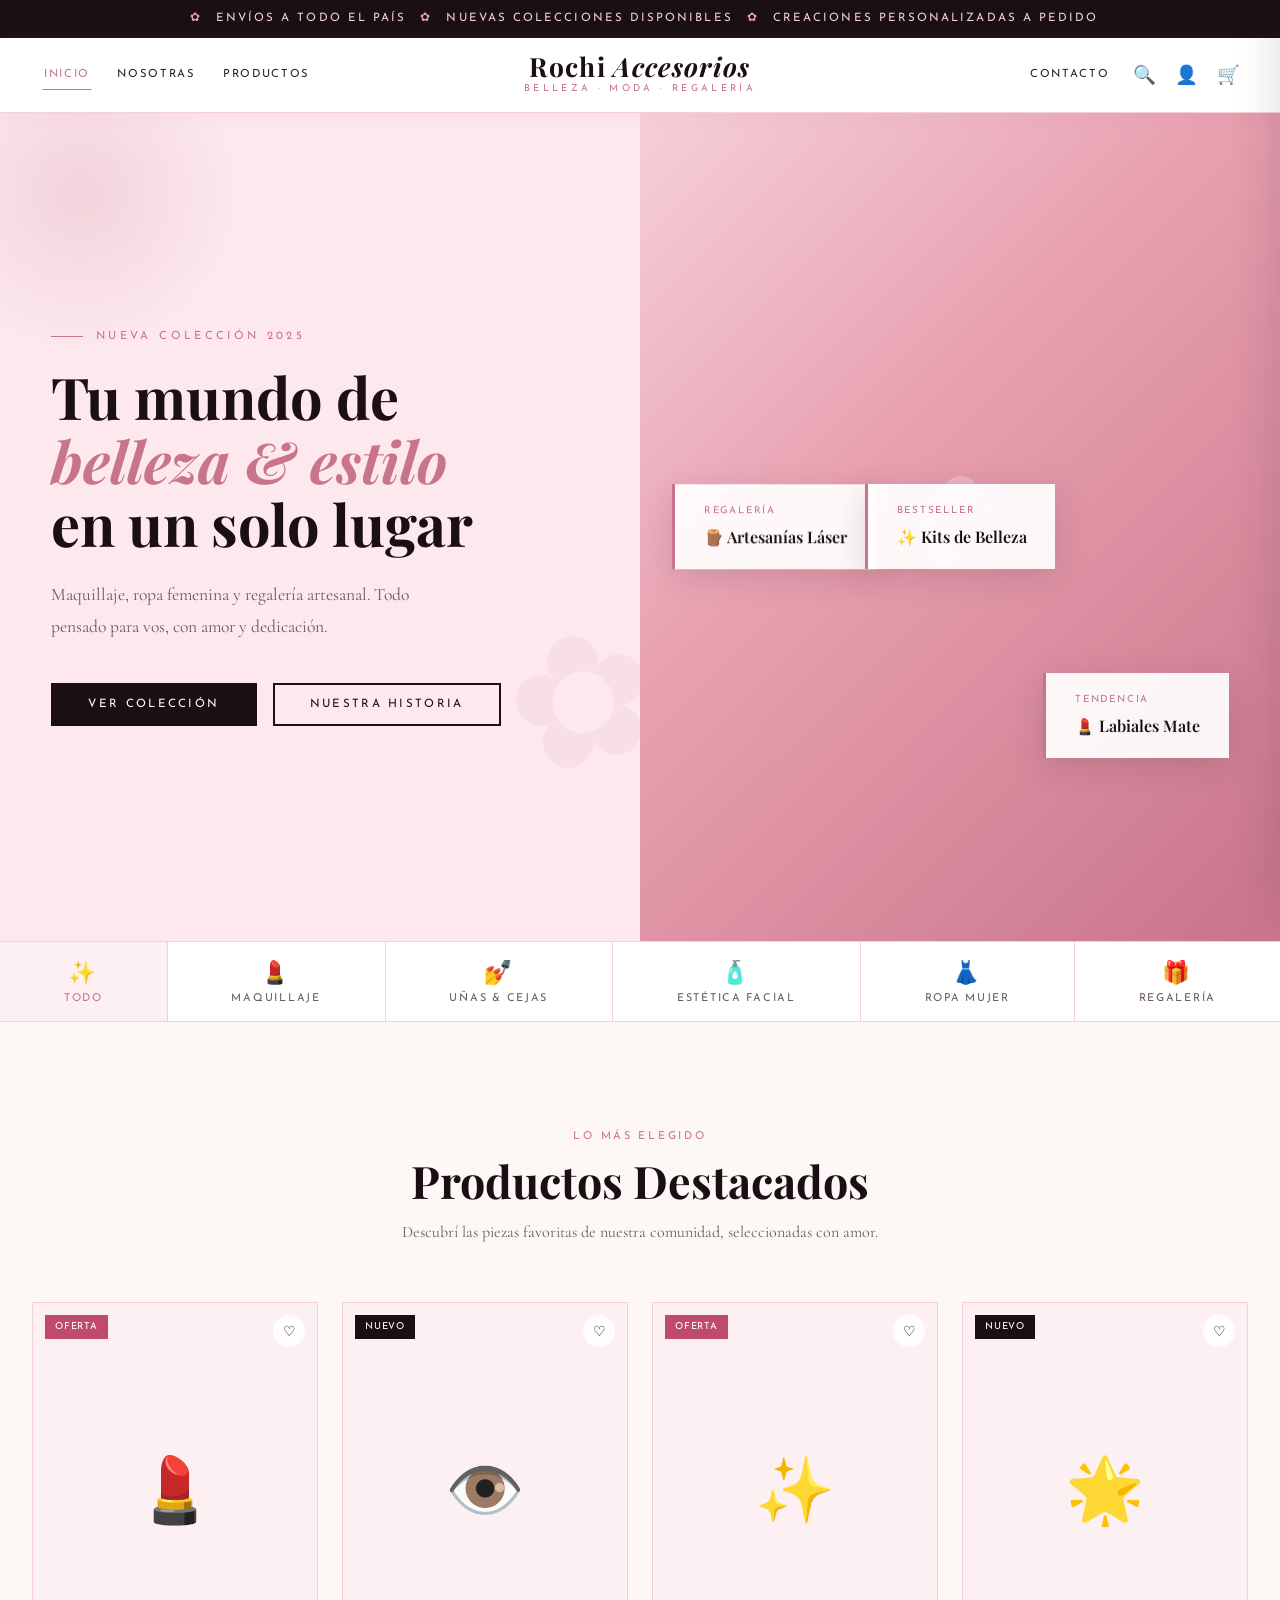
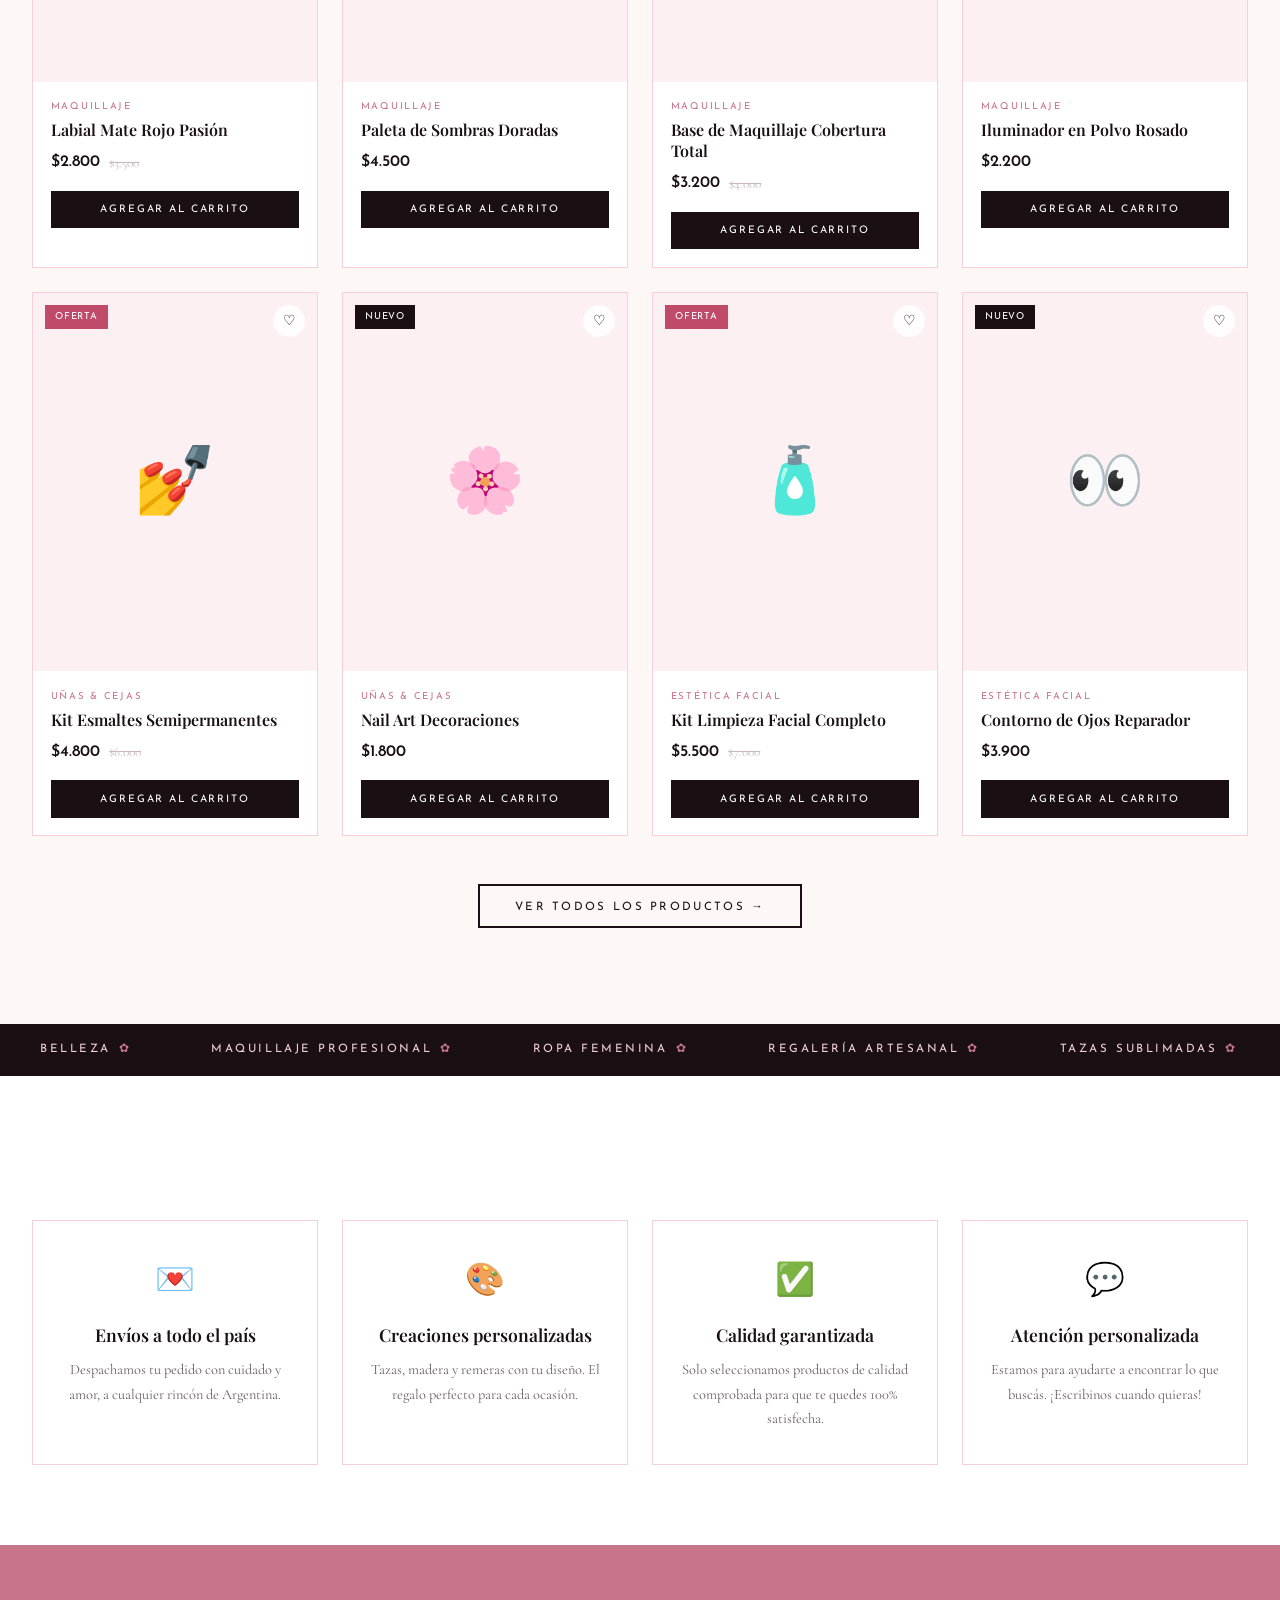
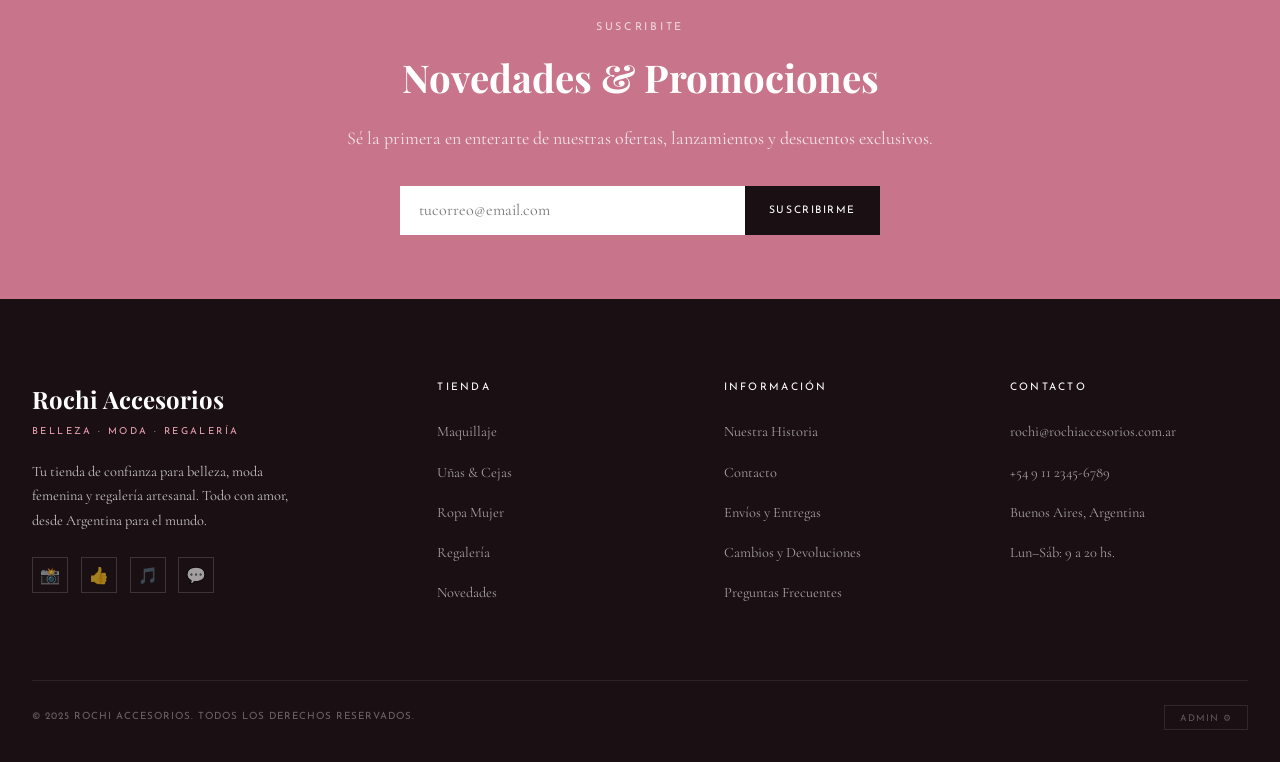
<file: rochi-accesorios.html>
<!DOCTYPE html>
<html lang="es">
<head>
<meta charset="UTF-8">
<meta name="viewport" content="width=device-width, initial-scale=1.0">
<meta name="description" content="Rochi Accesorios – Tu destino de belleza, moda y regalería. Maquillaje, labiales, ropa femenina, tazas sublimadas, creaciones en madera y más.">
<meta name="keywords" content="maquillaje, labiales, belleza, ropa mujer, regalería, tazas sublimadas, madera láser, accesorios">
<meta property="og:title" content="Rochi Accesorios – Belleza, Moda & Regalería">
<meta property="og:description" content="Descubrí nuestra colección de belleza, moda y regalería artesanal.">
<title>Rochi Accesorios – Belleza, Moda & Regalería</title>

<link rel="preconnect" href="https://fonts.googleapis.com">
<link href="https://fonts.googleapis.com/css2?family=Playfair+Display:ital,wght@0,400;0,600;0,700;1,400;1,600&family=Cormorant+Garamond:ital,wght@0,300;0,400;0,500;1,300;1,400&family=Josefin+Sans:wght@300;400;500;600&display=swap" rel="stylesheet">

<style>
  /* ===== CSS VARIABLES & RESET ===== */
  :root {
    --pink-deep: #c8748a;
    --pink-mid: #e8a0b0;
    --pink-light: #f5d0da;
    --pink-pale: #fdf0f3;
    --pink-blush: #fce8ed;
    --cream: #fdf8f5;
    --black: #1a1014;
    --charcoal: #2d2028;
    --gray: #6b5c62;
    --gray-light: #c9b8be;
    --white: #ffffff;
    --pastel-yellow: #fff3cd;
    --pastel-green: #d4edda;
    --pastel-lavender: #e8d5f5;
    --font-display: 'Playfair Display', serif;
    --font-body: 'Cormorant Garamond', serif;
    --font-ui: 'Josefin Sans', sans-serif;
    --shadow-soft: 0 4px 24px rgba(200,116,138,0.12);
    --shadow-card: 0 2px 16px rgba(45,32,40,0.08);
    --border-radius: 2px;
    --transition: all 0.3s cubic-bezier(0.25,0.46,0.45,0.94);
  }

  *, *::before, *::after { box-sizing: border-box; margin: 0; padding: 0; }
  html { scroll-behavior: smooth; }
  body {
    font-family: var(--font-body);
    background: var(--cream);
    color: var(--charcoal);
    font-size: 18px;
    line-height: 1.7;
    overflow-x: hidden;
  }

  /* ===== UTILITY ===== */
  .hidden { display: none !important; }
  .page { display: none; }
  .page.active { display: block; }
  img { max-width: 100%; height: auto; display: block; }
  a { color: inherit; text-decoration: none; }
  button { cursor: pointer; font-family: var(--font-ui); border: none; }

  /* ===== DECORATIVE ELEMENTS ===== */
  .floral-divider {
    text-align: center;
    color: var(--pink-deep);
    font-size: 1.4rem;
    letter-spacing: 0.4em;
    margin: 1.5rem 0;
    opacity: 0.6;
  }
  .section-tag {
    font-family: var(--font-ui);
    font-size: 0.68rem;
    letter-spacing: 0.25em;
    text-transform: uppercase;
    color: var(--pink-deep);
    display: inline-block;
    margin-bottom: 0.5rem;
  }

  /* ===== ANNOUNCEMENT BAR ===== */
  .announcement-bar {
    background: var(--black);
    color: var(--pink-light);
    text-align: center;
    padding: 9px 1rem;
    font-family: var(--font-ui);
    font-size: 0.72rem;
    letter-spacing: 0.18em;
    text-transform: uppercase;
  }
  .announcement-bar span { color: var(--pink-mid); margin: 0 0.5rem; }

  /* ===== HEADER & NAV ===== */
  header {
    background: var(--white);
    border-bottom: 1px solid var(--pink-light);
    position: sticky;
    top: 0;
    z-index: 1000;
    box-shadow: 0 2px 20px rgba(200,116,138,0.08);
  }
  .header-inner {
    max-width: 1280px;
    margin: 0 auto;
    padding: 0 2rem;
    display: grid;
    grid-template-columns: 1fr auto 1fr;
    align-items: center;
    gap: 1rem;
    height: 74px;
  }
  .logo {
    grid-column: 2;
    text-align: center;
    cursor: pointer;
  }
  .logo-text {
    font-family: var(--font-display);
    font-size: 1.65rem;
    font-weight: 700;
    color: var(--black);
    letter-spacing: 0.05em;
    line-height: 1.1;
  }
  .logo-sub {
    font-family: var(--font-ui);
    font-size: 0.6rem;
    letter-spacing: 0.35em;
    text-transform: uppercase;
    color: var(--pink-deep);
  }
  .nav-left, .nav-right {
    display: flex;
    align-items: center;
    gap: 0.2rem;
  }
  .nav-right { justify-content: flex-end; }
  nav a, .nav-btn {
    font-family: var(--font-ui);
    font-size: 0.7rem;
    letter-spacing: 0.15em;
    text-transform: uppercase;
    color: var(--charcoal);
    padding: 0.5rem 0.75rem;
    background: none;
    transition: var(--transition);
    position: relative;
    white-space: nowrap;
  }
  nav a::after {
    content: '';
    position: absolute;
    bottom: 2px; left: 50%;
    width: 0; height: 1px;
    background: var(--pink-deep);
    transition: var(--transition);
    transform: translateX(-50%);
  }
  nav a:hover::after, nav a.active::after { width: 70%; }
  nav a:hover, nav a.active { color: var(--pink-deep); }
  .nav-icon-btn {
    background: none;
    border: none;
    color: var(--charcoal);
    font-size: 1.15rem;
    padding: 0.5rem;
    transition: var(--transition);
    display: flex;
    align-items: center;
    gap: 0.4rem;
    position: relative;
  }
  .nav-icon-btn:hover { color: var(--pink-deep); }
  .cart-badge {
    position: absolute;
    top: 2px; right: 2px;
    background: var(--pink-deep);
    color: white;
    border-radius: 50%;
    width: 16px; height: 16px;
    font-size: 0.62rem;
    display: flex; align-items: center; justify-content: center;
    font-family: var(--font-ui);
    font-weight: 600;
  }
  .hamburger {
    display: none;
    flex-direction: column;
    gap: 5px;
    background: none;
    border: none;
    padding: 0.5rem;
    cursor: pointer;
  }
  .hamburger span {
    display: block;
    width: 22px; height: 2px;
    background: var(--charcoal);
    transition: var(--transition);
  }

  /* Mobile nav */
  .mobile-nav {
    display: none;
    position: fixed;
    top: 0; left: 0;
    width: 100%; height: 100%;
    background: var(--white);
    z-index: 2000;
    flex-direction: column;
    align-items: center;
    justify-content: center;
    gap: 1.5rem;
  }
  .mobile-nav.open { display: flex; }
  .mobile-nav a {
    font-family: var(--font-display);
    font-size: 2rem;
    color: var(--charcoal);
    transition: var(--transition);
  }
  .mobile-nav a:hover { color: var(--pink-deep); }
  .mobile-close {
    position: absolute;
    top: 1.5rem; right: 1.5rem;
    background: none; border: none;
    font-size: 1.8rem; color: var(--charcoal);
    cursor: pointer;
  }

  /* Search overlay */
  .search-overlay {
    display: none;
    position: fixed;
    top: 0; left: 0;
    width: 100%; height: 100%;
    background: rgba(253,240,243,0.96);
    z-index: 3000;
    align-items: center;
    justify-content: center;
    flex-direction: column;
    gap: 1.5rem;
  }
  .search-overlay.open { display: flex; }
  .search-overlay input {
    width: min(560px, 90vw);
    padding: 1rem 1.5rem;
    font-family: var(--font-display);
    font-size: 1.6rem;
    border: none;
    border-bottom: 2px solid var(--pink-deep);
    background: transparent;
    text-align: center;
    outline: none;
    color: var(--charcoal);
  }
  .search-overlay input::placeholder { color: var(--gray-light); }
  .search-close {
    position: absolute;
    top: 1.5rem; right: 1.5rem;
    background: none; border: none;
    font-size: 1.8rem; cursor: pointer;
    color: var(--gray);
  }
  .search-hint {
    font-family: var(--font-ui);
    font-size: 0.72rem;
    letter-spacing: 0.2em;
    text-transform: uppercase;
    color: var(--gray);
  }

  /* ===== HERO ===== */
  .hero {
    min-height: 92vh;
    display: grid;
    grid-template-columns: 1fr 1fr;
    overflow: hidden;
  }
  .hero-left {
    background: var(--pink-blush);
    display: flex;
    flex-direction: column;
    justify-content: center;
    padding: 6rem 5rem 6rem 8%;
    position: relative;
    overflow: hidden;
  }
  .hero-left::before {
    content: '';
    position: absolute;
    top: -80px; left: -80px;
    width: 320px; height: 320px;
    background: radial-gradient(circle, rgba(200,116,138,0.18) 0%, transparent 70%);
    border-radius: 50%;
  }
  .hero-left::after {
    content: '✿';
    position: absolute;
    bottom: 10%; right: -20px;
    font-size: 180px;
    color: rgba(200,116,138,0.07);
    transform: rotate(-15deg);
  }
  .hero-eyebrow {
    font-family: var(--font-ui);
    font-size: 0.7rem;
    letter-spacing: 0.3em;
    text-transform: uppercase;
    color: var(--pink-deep);
    margin-bottom: 1.2rem;
    display: flex;
    align-items: center;
    gap: 0.8rem;
  }
  .hero-eyebrow::before {
    content: '';
    width: 32px; height: 1px;
    background: var(--pink-deep);
  }
  .hero-title {
    font-family: var(--font-display);
    font-size: clamp(2.8rem, 4.5vw, 4.2rem);
    font-weight: 700;
    line-height: 1.1;
    color: var(--black);
    margin-bottom: 1.5rem;
  }
  .hero-title em {
    font-style: italic;
    color: var(--pink-deep);
  }
  .hero-desc {
    font-size: 1.1rem;
    color: var(--gray);
    max-width: 400px;
    margin-bottom: 2.5rem;
    line-height: 1.8;
  }
  .hero-ctas {
    display: flex;
    gap: 1rem;
    flex-wrap: wrap;
  }
  .btn-primary {
    background: var(--black);
    color: var(--white);
    padding: 0.85rem 2.2rem;
    font-family: var(--font-ui);
    font-size: 0.72rem;
    letter-spacing: 0.2em;
    text-transform: uppercase;
    transition: var(--transition);
    border: 2px solid var(--black);
  }
  .btn-primary:hover {
    background: var(--pink-deep);
    border-color: var(--pink-deep);
    transform: translateY(-2px);
    box-shadow: 0 8px 24px rgba(200,116,138,0.3);
  }
  .btn-outline {
    background: transparent;
    color: var(--black);
    padding: 0.85rem 2.2rem;
    font-family: var(--font-ui);
    font-size: 0.72rem;
    letter-spacing: 0.2em;
    text-transform: uppercase;
    border: 2px solid var(--black);
    transition: var(--transition);
  }
  .btn-outline:hover {
    background: var(--black);
    color: var(--white);
    transform: translateY(-2px);
  }
  .hero-right {
    position: relative;
    overflow: hidden;
    background: linear-gradient(135deg, var(--pink-light) 0%, var(--pink-mid) 40%, var(--pink-deep) 100%);
    display: flex;
    align-items: center;
    justify-content: center;
  }
  .hero-visual {
    position: relative;
    width: 100%;
    height: 100%;
    display: flex;
    align-items: center;
    justify-content: center;
  }
  .hero-float-card {
    position: absolute;
    background: rgba(255,255,255,0.92);
    backdrop-filter: blur(10px);
    padding: 1.2rem 1.8rem;
    border-left: 3px solid var(--pink-deep);
    box-shadow: 0 8px 32px rgba(45,32,40,0.15);
    animation: floatCard 4s ease-in-out infinite;
  }
  .hero-float-card:nth-child(1) { top: 18%; left: 8%; animation-delay: 0s; }
  .hero-float-card:nth-child(2) { bottom: 22%; right: 8%; animation-delay: 1.5s; }
  .hero-float-card:nth-child(3) { top: 50%; left: 5%; animation-delay: 0.8s; transform: translateY(-50%); }
  @keyframes floatCard {
    0%, 100% { transform: translateY(0); }
    50% { transform: translateY(-12px); }
  }
  .hero-float-card:nth-child(3) {
    animation: floatCard3 4s ease-in-out infinite 0.8s;
  }
  @keyframes floatCard3 {
    0%, 100% { transform: translateY(-50%); }
    50% { transform: translateY(calc(-50% - 12px)); }
  }
  .float-card-label {
    font-family: var(--font-ui);
    font-size: 0.62rem;
    letter-spacing: 0.18em;
    text-transform: uppercase;
    color: var(--pink-deep);
    margin-bottom: 0.2rem;
  }
  .float-card-value {
    font-family: var(--font-display);
    font-size: 1rem;
    font-weight: 600;
    color: var(--black);
  }
  .hero-center-icon {
    font-size: 8rem;
    opacity: 0.25;
    color: white;
    animation: spin-slow 20s linear infinite;
  }
  @keyframes spin-slow {
    from { transform: rotate(0deg); }
    to { transform: rotate(360deg); }
  }

  /* ===== CATEGORY STRIP ===== */
  .category-strip {
    background: var(--white);
    border-top: 1px solid var(--pink-light);
    border-bottom: 1px solid var(--pink-light);
    padding: 0;
    overflow-x: auto;
    -webkit-overflow-scrolling: touch;
  }
  .category-strip-inner {
    display: flex;
    max-width: 1280px;
    margin: 0 auto;
  }
  .cat-btn {
    flex: 1 0 auto;
    padding: 1.1rem 1.8rem;
    font-family: var(--font-ui);
    font-size: 0.68rem;
    letter-spacing: 0.16em;
    text-transform: uppercase;
    color: var(--gray);
    background: none;
    border: none;
    border-right: 1px solid var(--pink-light);
    transition: var(--transition);
    display: flex;
    flex-direction: column;
    align-items: center;
    gap: 0.4rem;
    white-space: nowrap;
  }
  .cat-btn:last-child { border-right: none; }
  .cat-btn .cat-icon { font-size: 1.4rem; }
  .cat-btn:hover, .cat-btn.active {
    background: var(--pink-pale);
    color: var(--pink-deep);
  }

  /* ===== SECTIONS GENERIC ===== */
  .section { padding: 6rem 2rem; max-width: 1280px; margin: 0 auto; }
  .section-full { padding: 6rem 2rem; }
  .section-header { text-align: center; margin-bottom: 3.5rem; }
  .section-title {
    font-family: var(--font-display);
    font-size: clamp(2rem, 3.5vw, 3rem);
    font-weight: 700;
    color: var(--black);
    line-height: 1.15;
  }
  .section-subtitle {
    color: var(--gray);
    font-size: 1rem;
    margin-top: 0.8rem;
    max-width: 520px;
    margin-left: auto;
    margin-right: auto;
  }

  /* ===== PRODUCT GRID ===== */
  .product-grid {
    display: grid;
    grid-template-columns: repeat(auto-fill, minmax(240px, 1fr));
    gap: 1.5rem;
  }
  .product-card {
    background: var(--white);
    border: 1px solid var(--pink-light);
    overflow: hidden;
    transition: var(--transition);
    position: relative;
    cursor: pointer;
  }
  .product-card:hover {
    transform: translateY(-4px);
    box-shadow: 0 12px 40px rgba(200,116,138,0.18);
    border-color: var(--pink-mid);
  }
  .product-img-wrap {
    aspect-ratio: 3/4;
    overflow: hidden;
    background: var(--pink-pale);
    position: relative;
    display: flex;
    align-items: center;
    justify-content: center;
  }
  .product-emoji {
    font-size: 4rem;
    transition: transform 0.4s ease;
  }
  .product-card:hover .product-emoji { transform: scale(1.1); }
  .product-badge {
    position: absolute;
    top: 0.75rem; left: 0.75rem;
    background: var(--pink-deep);
    color: white;
    font-family: var(--font-ui);
    font-size: 0.6rem;
    letter-spacing: 0.1em;
    text-transform: uppercase;
    padding: 0.25rem 0.6rem;
  }
  .product-badge.new { background: var(--black); }
  .product-badge.sale { background: #c04a6a; }
  .product-wishlist {
    position: absolute;
    top: 0.75rem; right: 0.75rem;
    background: rgba(255,255,255,0.85);
    border: none;
    width: 32px; height: 32px;
    border-radius: 50%;
    display: flex; align-items: center; justify-content: center;
    font-size: 0.9rem;
    transition: var(--transition);
    cursor: pointer;
  }
  .product-wishlist:hover { background: var(--pink-deep); color: white; }
  .product-info { padding: 1.1rem; }
  .product-category {
    font-family: var(--font-ui);
    font-size: 0.6rem;
    letter-spacing: 0.18em;
    text-transform: uppercase;
    color: var(--pink-deep);
    margin-bottom: 0.3rem;
  }
  .product-name {
    font-family: var(--font-display);
    font-size: 1rem;
    font-weight: 600;
    color: var(--black);
    margin-bottom: 0.5rem;
    line-height: 1.3;
  }
  .product-price-wrap { display: flex; align-items: center; gap: 0.6rem; margin-bottom: 0.9rem; }
  .product-price {
    font-family: var(--font-ui);
    font-weight: 600;
    font-size: 1rem;
    color: var(--black);
  }
  .product-price-old {
    font-size: 0.82rem;
    color: var(--gray-light);
    text-decoration: line-through;
  }
  .btn-add-cart {
    width: 100%;
    padding: 0.7rem;
    background: var(--black);
    color: var(--white);
    font-family: var(--font-ui);
    font-size: 0.65rem;
    letter-spacing: 0.18em;
    text-transform: uppercase;
    border: 2px solid var(--black);
    transition: var(--transition);
  }
  .btn-add-cart:hover {
    background: var(--pink-deep);
    border-color: var(--pink-deep);
  }

  /* ===== MARQUEE ===== */
  .marquee-wrap {
    background: var(--black);
    padding: 1rem 0;
    overflow: hidden;
  }
  .marquee-track {
    display: flex;
    animation: marquee 22s linear infinite;
    width: max-content;
  }
  .marquee-item {
    font-family: var(--font-ui);
    font-size: 0.72rem;
    letter-spacing: 0.22em;
    text-transform: uppercase;
    color: var(--pink-light);
    padding: 0 2.5rem;
    white-space: nowrap;
    display: flex;
    align-items: center;
    gap: 0.5rem;
  }
  .marquee-item::after { content: '✿'; color: var(--pink-deep); }
  @keyframes marquee {
    from { transform: translateX(0); }
    to { transform: translateX(-50%); }
  }

  /* ===== ABOUT PAGE ===== */
  .about-hero {
    background: var(--pink-blush);
    padding: 7rem 2rem 5rem;
    text-align: center;
    position: relative;
    overflow: hidden;
  }
  .about-hero::before {
    content: '✿ ✦ ✿';
    position: absolute;
    top: 50%; left: 50%;
    transform: translate(-50%,-50%);
    font-size: 28rem;
    color: rgba(200,116,138,0.04);
    white-space: nowrap;
    pointer-events: none;
  }
  .about-hero-title {
    font-family: var(--font-display);
    font-size: clamp(3rem, 6vw, 5.5rem);
    font-weight: 700;
    color: var(--black);
    line-height: 1.05;
    margin-bottom: 1.5rem;
  }
  .about-hero-title em { font-style: italic; color: var(--pink-deep); }
  .about-grid {
    display: grid;
    grid-template-columns: 1fr 1fr;
    gap: 4rem;
    align-items: center;
  }
  .about-img-placeholder {
    aspect-ratio: 4/5;
    background: linear-gradient(135deg, var(--pink-blush), var(--pink-light), var(--pink-mid));
    display: flex;
    align-items: center;
    justify-content: center;
    font-size: 6rem;
    position: relative;
    overflow: hidden;
  }
  .about-img-placeholder::after {
    content: '';
    position: absolute;
    bottom: -20px; right: -20px;
    width: 100px; height: 100px;
    background: rgba(200,116,138,0.2);
    border-radius: 50%;
  }
  .about-text .lead {
    font-family: var(--font-display);
    font-size: 1.35rem;
    font-style: italic;
    color: var(--pink-deep);
    margin-bottom: 1.5rem;
    line-height: 1.5;
  }
  .about-text p { margin-bottom: 1rem; color: var(--gray); }
  .values-grid {
    display: grid;
    grid-template-columns: repeat(auto-fit, minmax(200px, 1fr));
    gap: 1.5rem;
    margin-top: 4rem;
  }
  .value-card {
    background: var(--white);
    border: 1px solid var(--pink-light);
    padding: 2rem 1.5rem;
    text-align: center;
    transition: var(--transition);
  }
  .value-card:hover {
    border-color: var(--pink-mid);
    box-shadow: var(--shadow-soft);
    transform: translateY(-3px);
  }
  .value-icon { font-size: 2rem; margin-bottom: 0.8rem; }
  .value-title {
    font-family: var(--font-display);
    font-size: 1.1rem;
    font-weight: 600;
    margin-bottom: 0.5rem;
    color: var(--black);
  }
  .value-desc { font-size: 0.9rem; color: var(--gray); }

  /* ===== PRODUCTS PAGE ===== */
  .products-header {
    background: var(--pink-blush);
    padding: 5rem 2rem 3rem;
    text-align: center;
  }
  .products-controls {
    display: flex;
    align-items: center;
    justify-content: space-between;
    gap: 1rem;
    flex-wrap: wrap;
    margin-bottom: 2rem;
    padding: 1.2rem;
    background: var(--white);
    border: 1px solid var(--pink-light);
  }
  .filter-tabs { display: flex; gap: 0.5rem; flex-wrap: wrap; }
  .filter-tab {
    background: none;
    border: 1px solid var(--pink-light);
    padding: 0.45rem 1.1rem;
    font-family: var(--font-ui);
    font-size: 0.65rem;
    letter-spacing: 0.12em;
    text-transform: uppercase;
    color: var(--gray);
    transition: var(--transition);
    cursor: pointer;
  }
  .filter-tab:hover, .filter-tab.active {
    background: var(--black);
    color: var(--white);
    border-color: var(--black);
  }
  .sort-select {
    font-family: var(--font-ui);
    font-size: 0.68rem;
    letter-spacing: 0.1em;
    border: 1px solid var(--pink-light);
    padding: 0.45rem 1rem;
    background: var(--white);
    color: var(--gray);
    outline: none;
    cursor: pointer;
  }

  /* ===== CART SIDEBAR ===== */
  .cart-overlay {
    display: none;
    position: fixed;
    top: 0; left: 0;
    width: 100%; height: 100%;
    background: rgba(26,16,20,0.4);
    z-index: 4000;
  }
  .cart-overlay.open { display: block; }
  .cart-panel {
    position: fixed;
    top: 0; right: -460px;
    width: 460px; max-width: 100vw;
    height: 100%;
    background: var(--white);
    z-index: 4001;
    display: flex;
    flex-direction: column;
    transition: right 0.4s cubic-bezier(0.25,0.46,0.45,0.94);
    box-shadow: -8px 0 40px rgba(45,32,40,0.12);
  }
  .cart-panel.open { right: 0; }
  .cart-header {
    padding: 1.5rem;
    border-bottom: 1px solid var(--pink-light);
    display: flex;
    align-items: center;
    justify-content: space-between;
  }
  .cart-title {
    font-family: var(--font-display);
    font-size: 1.4rem;
    font-weight: 600;
  }
  .cart-close {
    background: none; border: none;
    font-size: 1.4rem; cursor: pointer;
    color: var(--gray); transition: var(--transition);
  }
  .cart-close:hover { color: var(--pink-deep); }
  .cart-items { flex: 1; overflow-y: auto; padding: 1.5rem; }
  .cart-empty {
    text-align: center;
    padding: 3rem 1rem;
    color: var(--gray);
  }
  .cart-empty-icon { font-size: 3rem; margin-bottom: 1rem; opacity: 0.4; }
  .cart-item {
    display: grid;
    grid-template-columns: 72px 1fr auto;
    gap: 1rem;
    padding: 1rem 0;
    border-bottom: 1px solid var(--pink-pale);
    align-items: start;
  }
  .cart-item-img {
    width: 72px; height: 90px;
    background: var(--pink-pale);
    display: flex;
    align-items: center;
    justify-content: center;
    font-size: 2rem;
    flex-shrink: 0;
  }
  .cart-item-name {
    font-family: var(--font-display);
    font-size: 0.95rem;
    font-weight: 600;
    margin-bottom: 0.3rem;
    color: var(--black);
  }
  .cart-item-price {
    font-family: var(--font-ui);
    font-size: 0.85rem;
    color: var(--pink-deep);
    font-weight: 600;
  }
  .cart-item-qty {
    display: flex;
    align-items: center;
    gap: 0.5rem;
    margin-top: 0.5rem;
  }
  .qty-btn {
    width: 24px; height: 24px;
    border: 1px solid var(--pink-light);
    background: none;
    display: flex; align-items: center; justify-content: center;
    font-size: 0.85rem; cursor: pointer;
    transition: var(--transition);
  }
  .qty-btn:hover { background: var(--black); color: white; border-color: var(--black); }
  .qty-num {
    font-family: var(--font-ui);
    font-size: 0.85rem;
    min-width: 20px;
    text-align: center;
  }
  .cart-remove { background: none; border: none; color: var(--gray-light); cursor: pointer; font-size: 0.9rem; }
  .cart-remove:hover { color: #c04a6a; }
  .cart-footer {
    padding: 1.5rem;
    border-top: 1px solid var(--pink-light);
  }
  .cart-total {
    display: flex;
    justify-content: space-between;
    align-items: center;
    margin-bottom: 1.5rem;
  }
  .cart-total-label {
    font-family: var(--font-ui);
    font-size: 0.72rem;
    letter-spacing: 0.15em;
    text-transform: uppercase;
    color: var(--gray);
  }
  .cart-total-value {
    font-family: var(--font-display);
    font-size: 1.4rem;
    font-weight: 700;
    color: var(--black);
  }
  .btn-checkout {
    width: 100%;
    padding: 1rem;
    background: var(--black);
    color: var(--white);
    font-family: var(--font-ui);
    font-size: 0.72rem;
    letter-spacing: 0.22em;
    text-transform: uppercase;
    border: none;
    transition: var(--transition);
  }
  .btn-checkout:hover {
    background: var(--pink-deep);
    box-shadow: 0 6px 20px rgba(200,116,138,0.3);
  }

  /* ===== CHECKOUT CONFIRMATION PAGE ===== */
  .checkout-page { max-width: 800px; margin: 0 auto; padding: 4rem 2rem; }
  .checkout-header {
    text-align: center;
    margin-bottom: 3rem;
    padding-bottom: 2rem;
    border-bottom: 1px solid var(--pink-light);
  }
  .checkout-title {
    font-family: var(--font-display);
    font-size: 2.5rem;
    font-weight: 700;
    color: var(--black);
  }
  .checkout-subtitle { color: var(--gray); margin-top: 0.5rem; }
  .checkout-grid { display: grid; grid-template-columns: 1fr 1fr; gap: 2rem; }
  .checkout-section-title {
    font-family: var(--font-ui);
    font-size: 0.7rem;
    letter-spacing: 0.2em;
    text-transform: uppercase;
    color: var(--pink-deep);
    margin-bottom: 1rem;
    padding-bottom: 0.5rem;
    border-bottom: 1px solid var(--pink-light);
  }
  .form-group { margin-bottom: 1.2rem; }
  .form-label {
    display: block;
    font-family: var(--font-ui);
    font-size: 0.65rem;
    letter-spacing: 0.15em;
    text-transform: uppercase;
    color: var(--gray);
    margin-bottom: 0.4rem;
  }
  .form-input {
    width: 100%;
    padding: 0.75rem 1rem;
    border: 1px solid var(--pink-light);
    background: var(--white);
    font-family: var(--font-body);
    font-size: 1rem;
    color: var(--charcoal);
    outline: none;
    transition: var(--transition);
  }
  .form-input:focus { border-color: var(--pink-deep); box-shadow: 0 0 0 3px rgba(200,116,138,0.1); }
  .checkout-items { grid-column: 1 / -1; }
  .checkout-item-row {
    display: flex;
    align-items: center;
    gap: 1rem;
    padding: 0.8rem 0;
    border-bottom: 1px solid var(--pink-pale);
  }
  .checkout-item-icon { font-size: 1.8rem; width: 40px; text-align: center; }
  .checkout-item-name { flex: 1; font-family: var(--font-display); font-size: 1rem; }
  .checkout-item-qty { font-family: var(--font-ui); font-size: 0.75rem; color: var(--gray); }
  .checkout-item-price { font-family: var(--font-ui); font-weight: 600; color: var(--black); }
  .checkout-total-row {
    display: flex;
    justify-content: space-between;
    padding: 1.2rem 0;
    font-family: var(--font-display);
    font-size: 1.3rem;
    font-weight: 700;
    border-top: 2px solid var(--black);
    margin-top: 0.5rem;
  }
  .btn-confirm {
    width: 100%;
    padding: 1.1rem;
    background: var(--black);
    color: white;
    font-family: var(--font-ui);
    font-size: 0.72rem;
    letter-spacing: 0.22em;
    text-transform: uppercase;
    border: none;
    margin-top: 2rem;
    transition: var(--transition);
    cursor: pointer;
  }
  .btn-confirm:hover { background: var(--pink-deep); box-shadow: 0 8px 24px rgba(200,116,138,0.3); }
  .confirmation-success {
    text-align: center;
    padding: 4rem 2rem;
  }
  .success-icon { font-size: 4rem; margin-bottom: 1.5rem; }
  .success-title {
    font-family: var(--font-display);
    font-size: 2.2rem;
    font-weight: 700;
    color: var(--black);
    margin-bottom: 1rem;
  }
  .success-text { color: var(--gray); max-width: 400px; margin: 0 auto 2rem; }
  .order-number {
    display: inline-block;
    background: var(--pink-pale);
    border: 1px solid var(--pink-light);
    padding: 0.5rem 1.5rem;
    font-family: var(--font-ui);
    font-size: 0.8rem;
    letter-spacing: 0.15em;
    color: var(--pink-deep);
    margin-bottom: 2rem;
  }

  /* ===== CONTACT PAGE ===== */
  .contact-hero {
    background: var(--pink-blush);
    padding: 5rem 2rem 3rem;
    text-align: center;
  }
  .contact-grid {
    display: grid;
    grid-template-columns: 1fr 1.4fr;
    gap: 4rem;
    align-items: start;
  }
  .contact-info-block { margin-bottom: 2rem; }
  .contact-info-label {
    font-family: var(--font-ui);
    font-size: 0.62rem;
    letter-spacing: 0.2em;
    text-transform: uppercase;
    color: var(--pink-deep);
    margin-bottom: 0.4rem;
  }
  .contact-info-value {
    font-family: var(--font-display);
    font-size: 1.05rem;
    color: var(--black);
  }
  .social-links { display: flex; gap: 0.8rem; flex-wrap: wrap; margin-top: 2rem; }
  .social-link {
    display: flex;
    align-items: center;
    gap: 0.5rem;
    padding: 0.6rem 1.2rem;
    border: 1px solid var(--pink-light);
    font-family: var(--font-ui);
    font-size: 0.7rem;
    letter-spacing: 0.1em;
    text-transform: uppercase;
    color: var(--gray);
    transition: var(--transition);
    background: var(--white);
  }
  .social-link:hover {
    border-color: var(--pink-deep);
    color: var(--pink-deep);
    background: var(--pink-pale);
  }
  .contact-form { background: var(--white); padding: 2.5rem; border: 1px solid var(--pink-light); }
  .contact-form .btn-primary { width: 100%; padding: 1rem; text-align: center; border: none; cursor: pointer; }
  .form-success {
    display: none;
    background: var(--pastel-green);
    padding: 1rem 1.5rem;
    font-family: var(--font-ui);
    font-size: 0.75rem;
    letter-spacing: 0.08em;
    color: #2d6a4f;
    margin-bottom: 1rem;
    text-align: center;
  }
  .form-success.show { display: block; }

  /* ===== ADMIN PAGE ===== */
  .admin-login {
    min-height: 100vh;
    display: flex;
    align-items: center;
    justify-content: center;
    background: var(--black);
    padding: 2rem;
  }
  .admin-login-box {
    background: var(--white);
    padding: 3rem;
    width: min(440px, 100%);
    text-align: center;
  }
  .admin-logo {
    font-family: var(--font-display);
    font-size: 1.8rem;
    font-weight: 700;
    margin-bottom: 0.3rem;
  }
  .admin-logo-sub {
    font-family: var(--font-ui);
    font-size: 0.62rem;
    letter-spacing: 0.22em;
    text-transform: uppercase;
    color: var(--pink-deep);
    margin-bottom: 2.5rem;
  }
  .admin-login-error {
    color: #c04a6a;
    font-family: var(--font-ui);
    font-size: 0.75rem;
    margin-bottom: 1rem;
    display: none;
  }
  .admin-login-error.show { display: block; }
  .admin-dashboard { min-height: 100vh; background: #f8f2f4; }
  .admin-topbar {
    background: var(--black);
    padding: 1rem 2rem;
    display: flex;
    align-items: center;
    justify-content: space-between;
  }
  .admin-topbar-logo {
    font-family: var(--font-display);
    color: var(--white);
    font-size: 1.1rem;
    font-weight: 600;
  }
  .admin-topbar-logo span { color: var(--pink-mid); font-style: italic; }
  .admin-logout {
    background: none;
    border: 1px solid rgba(255,255,255,0.2);
    color: var(--pink-light);
    padding: 0.4rem 1rem;
    font-family: var(--font-ui);
    font-size: 0.65rem;
    letter-spacing: 0.12em;
    text-transform: uppercase;
    transition: var(--transition);
    cursor: pointer;
  }
  .admin-logout:hover { border-color: var(--pink-mid); color: var(--pink-mid); }
  .admin-content { max-width: 1280px; margin: 0 auto; padding: 2rem; }
  .admin-stats { display: grid; grid-template-columns: repeat(auto-fit, minmax(180px, 1fr)); gap: 1rem; margin-bottom: 2rem; }
  .admin-stat-card {
    background: var(--white);
    padding: 1.5rem;
    border-left: 4px solid var(--pink-deep);
    box-shadow: var(--shadow-card);
  }
  .admin-stat-label {
    font-family: var(--font-ui);
    font-size: 0.62rem;
    letter-spacing: 0.15em;
    text-transform: uppercase;
    color: var(--gray);
    margin-bottom: 0.5rem;
  }
  .admin-stat-value {
    font-family: var(--font-display);
    font-size: 2rem;
    font-weight: 700;
    color: var(--black);
  }
  .admin-orders-title {
    font-family: var(--font-display);
    font-size: 1.5rem;
    font-weight: 600;
    color: var(--black);
    margin-bottom: 1.2rem;
  }
  .admin-table-wrap { background: var(--white); box-shadow: var(--shadow-card); overflow-x: auto; }
  .admin-table {
    width: 100%;
    border-collapse: collapse;
    font-family: var(--font-ui);
    font-size: 0.78rem;
  }
  .admin-table th {
    background: var(--black);
    color: var(--pink-light);
    padding: 0.9rem 1rem;
    text-align: left;
    letter-spacing: 0.1em;
    text-transform: uppercase;
    font-size: 0.62rem;
    white-space: nowrap;
  }
  .admin-table td {
    padding: 0.9rem 1rem;
    border-bottom: 1px solid var(--pink-pale);
    color: var(--charcoal);
  }
  .admin-table tr:hover td { background: var(--pink-pale); }
  .order-status {
    display: inline-block;
    padding: 0.2rem 0.6rem;
    font-size: 0.6rem;
    letter-spacing: 0.1em;
    text-transform: uppercase;
  }
  .status-pending { background: var(--pastel-yellow); color: #856404; }
  .status-confirmed { background: var(--pastel-green); color: #2d6a4f; }
  .admin-empty {
    text-align: center;
    padding: 4rem 2rem;
    color: var(--gray);
  }
  .admin-empty-icon { font-size: 3rem; opacity: 0.3; margin-bottom: 1rem; }

  /* ===== AUTH MODAL ===== */
  .modal-overlay {
    display: none;
    position: fixed;
    top: 0; left: 0;
    width: 100%; height: 100%;
    background: rgba(26,16,20,0.5);
    z-index: 5000;
    align-items: center;
    justify-content: center;
  }
  .modal-overlay.open { display: flex; }
  .modal-box {
    background: var(--white);
    width: min(440px, 95vw);
    padding: 3rem;
    position: relative;
    animation: modalIn 0.3s ease;
  }
  @keyframes modalIn {
    from { opacity: 0; transform: translateY(-20px); }
    to { opacity: 1; transform: translateY(0); }
  }
  .modal-close {
    position: absolute;
    top: 1rem; right: 1rem;
    background: none; border: none;
    font-size: 1.4rem; cursor: pointer;
    color: var(--gray);
  }
  .modal-title {
    font-family: var(--font-display);
    font-size: 1.8rem;
    font-weight: 700;
    margin-bottom: 0.5rem;
    text-align: center;
  }
  .modal-subtitle {
    font-size: 0.9rem;
    color: var(--gray);
    text-align: center;
    margin-bottom: 2rem;
  }
  .modal-tabs { display: flex; margin-bottom: 2rem; border-bottom: 1px solid var(--pink-light); }
  .modal-tab {
    flex: 1;
    padding: 0.8rem;
    background: none;
    border: none;
    font-family: var(--font-ui);
    font-size: 0.68rem;
    letter-spacing: 0.15em;
    text-transform: uppercase;
    color: var(--gray);
    cursor: pointer;
    border-bottom: 2px solid transparent;
    margin-bottom: -1px;
    transition: var(--transition);
  }
  .modal-tab.active { color: var(--pink-deep); border-bottom-color: var(--pink-deep); }
  .modal-form { display: none; }
  .modal-form.active { display: block; }
  .modal-error { color: #c04a6a; font-family: var(--font-ui); font-size: 0.75rem; margin-bottom: 0.8rem; display: none; }
  .modal-error.show { display: block; }

  /* ===== FOOTER ===== */
  footer {
    background: var(--black);
    color: rgba(255,255,255,0.75);
    padding: 5rem 2rem 2rem;
  }
  .footer-inner {
    max-width: 1280px;
    margin: 0 auto;
  }
  .footer-grid {
    display: grid;
    grid-template-columns: 1.5fr 1fr 1fr 1fr;
    gap: 3rem;
    margin-bottom: 4rem;
  }
  .footer-brand-name {
    font-family: var(--font-display);
    font-size: 1.5rem;
    font-weight: 700;
    color: var(--white);
    margin-bottom: 0.3rem;
  }
  .footer-brand-sub {
    font-family: var(--font-ui);
    font-size: 0.6rem;
    letter-spacing: 0.25em;
    text-transform: uppercase;
    color: var(--pink-mid);
    margin-bottom: 1.2rem;
  }
  .footer-brand-desc { font-size: 0.9rem; line-height: 1.7; max-width: 260px; }
  .footer-social { display: flex; gap: 0.8rem; margin-top: 1.5rem; }
  .footer-social-btn {
    width: 36px; height: 36px;
    border: 1px solid rgba(255,255,255,0.15);
    display: flex; align-items: center; justify-content: center;
    color: rgba(255,255,255,0.6);
    font-size: 1rem;
    transition: var(--transition);
    background: none;
    cursor: pointer;
  }
  .footer-social-btn:hover { border-color: var(--pink-mid); color: var(--pink-mid); }
  .footer-col-title {
    font-family: var(--font-ui);
    font-size: 0.65rem;
    letter-spacing: 0.22em;
    text-transform: uppercase;
    color: var(--white);
    margin-bottom: 1.2rem;
  }
  .footer-links { list-style: none; }
  .footer-links li { margin-bottom: 0.6rem; }
  .footer-links a {
    font-size: 0.9rem;
    color: rgba(255,255,255,0.6);
    transition: var(--transition);
    cursor: pointer;
  }
  .footer-links a:hover { color: var(--pink-mid); }
  .footer-bottom {
    border-top: 1px solid rgba(255,255,255,0.08);
    padding-top: 1.5rem;
    display: flex;
    justify-content: space-between;
    align-items: center;
    flex-wrap: wrap;
    gap: 1rem;
  }
  .footer-copy {
    font-family: var(--font-ui);
    font-size: 0.62rem;
    letter-spacing: 0.1em;
    color: rgba(255,255,255,0.35);
    text-transform: uppercase;
  }
  .footer-admin-btn {
    background: none;
    border: 1px solid rgba(255,255,255,0.1);
    color: rgba(255,255,255,0.3);
    padding: 0.35rem 0.9rem;
    font-family: var(--font-ui);
    font-size: 0.58rem;
    letter-spacing: 0.12em;
    text-transform: uppercase;
    cursor: pointer;
    transition: var(--transition);
  }
  .footer-admin-btn:hover { color: var(--pink-mid); border-color: var(--pink-mid); }

  /* ===== NEWSLETTER ===== */
  .newsletter-section {
    background: var(--pink-deep);
    padding: 4rem 2rem;
    text-align: center;
  }
  .newsletter-title {
    font-family: var(--font-display);
    font-size: clamp(1.8rem, 3vw, 2.5rem);
    font-weight: 700;
    color: var(--white);
    margin-bottom: 0.8rem;
  }
  .newsletter-subtitle { color: rgba(255,255,255,0.8); margin-bottom: 2rem; }
  .newsletter-form { display: flex; gap: 0; max-width: 480px; margin: 0 auto; }
  .newsletter-input {
    flex: 1;
    padding: 0.9rem 1.2rem;
    border: none;
    font-family: var(--font-body);
    font-size: 1rem;
    outline: none;
  }
  .newsletter-btn {
    padding: 0.9rem 1.5rem;
    background: var(--black);
    color: white;
    border: none;
    font-family: var(--font-ui);
    font-size: 0.65rem;
    letter-spacing: 0.15em;
    text-transform: uppercase;
    cursor: pointer;
    transition: var(--transition);
    white-space: nowrap;
  }
  .newsletter-btn:hover { background: var(--charcoal); }

  /* ===== TOAST ===== */
  .toast {
    position: fixed;
    bottom: 2rem; right: 2rem;
    background: var(--black);
    color: var(--white);
    padding: 1rem 1.5rem;
    font-family: var(--font-ui);
    font-size: 0.72rem;
    letter-spacing: 0.1em;
    z-index: 9999;
    transform: translateY(100px);
    opacity: 0;
    transition: all 0.4s cubic-bezier(0.25,0.46,0.45,0.94);
    display: flex;
    align-items: center;
    gap: 0.8rem;
    min-width: 260px;
    border-left: 3px solid var(--pink-deep);
  }
  .toast.show { transform: translateY(0); opacity: 1; }
  .toast-icon { font-size: 1.1rem; }

  /* ===== BACK TO TOP ===== */
  .back-to-top {
    position: fixed;
    bottom: 2rem; left: 2rem;
    background: var(--pink-deep);
    color: white;
    width: 40px; height: 40px;
    border: none;
    display: flex; align-items: center; justify-content: center;
    font-size: 1.1rem;
    cursor: pointer;
    opacity: 0;
    transition: var(--transition);
    z-index: 100;
  }
  .back-to-top.visible { opacity: 1; }
  .back-to-top:hover { background: var(--black); transform: translateY(-2px); }

  /* ===== RESPONSIVE ===== */
  @media (max-width: 1024px) {
    .hero { grid-template-columns: 1fr; min-height: auto; }
    .hero-right { height: 280px; }
    .hero-left { padding: 4rem 2rem 3rem; }
    .footer-grid { grid-template-columns: 1fr 1fr; }
    .about-grid { grid-template-columns: 1fr; }
    .contact-grid { grid-template-columns: 1fr; }
    .checkout-grid { grid-template-columns: 1fr; }
  }
  @media (max-width: 768px) {
    .header-inner { grid-template-columns: auto 1fr auto; height: 64px; }
    .logo { grid-column: 2; }
    .nav-left, .nav-right > *:not(.hamburger):not(.nav-icon-btn) { display: none; }
    .hamburger { display: flex; }
    .category-strip-inner { justify-content: flex-start; }
    .footer-grid { grid-template-columns: 1fr; gap: 2rem; }
    .products-controls { flex-direction: column; align-items: flex-start; }
    .newsletter-form { flex-direction: column; }
    .cart-panel { width: 100%; }
  }
  @media (max-width: 480px) {
    .hero-title { font-size: 2.2rem; }
    .hero-ctas { flex-direction: column; }
    .hero-float-card { display: none; }
    .product-grid { grid-template-columns: repeat(2, 1fr); gap: 0.8rem; }
    .footer-bottom { flex-direction: column; text-align: center; }
  }

  /* ===== LOADING SHIMMER ===== */
  @keyframes shimmer {
    0% { background-position: -400px 0; }
    100% { background-position: 400px 0; }
  }
  .shimmer {
    background: linear-gradient(90deg, var(--pink-pale) 25%, var(--pink-blush) 50%, var(--pink-pale) 75%);
    background-size: 800px 100%;
    animation: shimmer 1.5s infinite;
  }

  /* ===== PAGE TRANSITIONS ===== */
  .page { animation: pageIn 0.4s ease; }
  @keyframes pageIn {
    from { opacity: 0; transform: translateY(10px); }
    to { opacity: 1; transform: translateY(0); }
  }
</style>
</head>
<body>

<!-- ANNOUNCEMENT BAR -->
<div class="announcement-bar">
  <span>✿</span> Envíos a todo el país <span>✿</span> Nuevas colecciones disponibles <span>✿</span> Creaciones personalizadas a pedido
</div>

<!-- HEADER -->
<header>
  <div class="header-inner">
    <nav class="nav-left">
      <a href="#" class="nav-btn active" onclick="showPage('home',this)">Inicio</a>
      <a href="#" class="nav-btn" onclick="showPage('about',this)">Nosotras</a>
      <a href="#" class="nav-btn" onclick="showPage('products',this)">Productos</a>
    </nav>

    <div class="logo" onclick="showPage('home',null)">
      <div class="logo-text">Rochi <em>Accesorios</em></div>
      <div class="logo-sub">Belleza · Moda · Regalería</div>
    </div>

    <div class="nav-right">
      <a href="#" class="nav-btn" onclick="showPage('contact',this)">Contacto</a>
      <button class="nav-icon-btn" onclick="toggleSearch()" aria-label="Buscar" title="Buscar">🔍</button>
      <button class="nav-icon-btn" onclick="openAuthModal()" aria-label="Mi cuenta" title="Mi cuenta">👤</button>
      <button class="nav-icon-btn" onclick="openCart()" aria-label="Carrito" title="Carrito">
        🛒
        <span class="cart-badge" id="cartBadge">0</span>
      </button>
      <button class="hamburger" onclick="openMobileNav()" aria-label="Menú">
        <span></span><span></span><span></span>
      </button>
    </div>
  </div>
</header>

<!-- MOBILE NAV -->
<nav class="mobile-nav" id="mobileNav" role="navigation" aria-label="Menú móvil">
  <button class="mobile-close" onclick="closeMobileNav()">✕</button>
  <a href="#" onclick="showPage('home',null);closeMobileNav()">Inicio</a>
  <div class="floral-divider">✿</div>
  <a href="#" onclick="showPage('about',null);closeMobileNav()">Nosotras</a>
  <a href="#" onclick="showPage('products',null);closeMobileNav()">Productos</a>
  <a href="#" onclick="showPage('contact',null);closeMobileNav()">Contacto</a>
  <div class="floral-divider">✿</div>
  <a href="#" onclick="openAuthModal();closeMobileNav()" style="font-size:1.2rem;font-family:var(--font-ui);letter-spacing:0.15em">Mi Cuenta</a>
</nav>

<!-- SEARCH OVERLAY -->
<div class="search-overlay" id="searchOverlay" role="search">
  <button class="search-close" onclick="toggleSearch()">✕</button>
  <p class="search-hint">Buscar en Rochi Accesorios</p>
  <input type="text" id="searchInput" placeholder="¿Qué estás buscando?" oninput="handleSearch(this.value)" autocomplete="off">
  <div id="searchResults" style="max-width:560px;width:100%;"></div>
</div>

<!-- AUTH MODAL -->
<div class="modal-overlay" id="authModal">
  <div class="modal-box">
    <button class="modal-close" onclick="closeAuthModal()">✕</button>
    <div class="modal-title">Mi Cuenta</div>
    <div class="modal-subtitle">Iniciá sesión o creá tu cuenta</div>
    <div class="modal-tabs">
      <button class="modal-tab active" onclick="switchAuthTab('login',this)">Iniciar Sesión</button>
      <button class="modal-tab" onclick="switchAuthTab('register',this)">Registrarse</button>
    </div>

    <!-- LOGIN FORM -->
    <div class="modal-form active" id="loginForm">
      <div class="modal-error" id="loginError">Usuario o contraseña incorrectos.</div>
      <div class="form-group">
        <label class="form-label">Nombre de usuario o email</label>
        <input class="form-input" type="text" id="loginUser" placeholder="tucuenta@email.com">
      </div>
      <div class="form-group">
        <label class="form-label">Contraseña</label>
        <input class="form-input" type="password" id="loginPass" placeholder="••••••••">
      </div>
      <button class="btn-primary" style="width:100%;padding:1rem;text-align:center;border:none;cursor:pointer;margin-top:0.5rem" onclick="handleLogin()">Iniciar Sesión</button>
    </div>

    <!-- REGISTER FORM -->
    <div class="modal-form" id="registerForm">
      <div class="modal-error" id="registerError">Este usuario ya existe.</div>
      <div class="form-group">
        <label class="form-label">Nombre completo</label>
        <input class="form-input" type="text" id="regName" placeholder="Tu nombre">
      </div>
      <div class="form-group">
        <label class="form-label">Email</label>
        <input class="form-input" type="email" id="regEmail" placeholder="tucuenta@email.com">
      </div>
      <div class="form-group">
        <label class="form-label">Contraseña</label>
        <input class="form-input" type="password" id="regPass" placeholder="Mínimo 6 caracteres">
      </div>
      <button class="btn-primary" style="width:100%;padding:1rem;text-align:center;border:none;cursor:pointer;margin-top:0.5rem" onclick="handleRegister()">Crear Cuenta</button>
    </div>
  </div>
</div>

<!-- CART OVERLAY -->
<div class="cart-overlay" id="cartOverlay" onclick="closeCart()"></div>
<aside class="cart-panel" id="cartPanel" aria-label="Carrito de compras">
  <div class="cart-header">
    <div class="cart-title">🛒 Mi Carrito</div>
    <button class="cart-close" onclick="closeCart()">✕</button>
  </div>
  <div class="cart-items" id="cartItems"></div>
  <div class="cart-footer" id="cartFooter">
    <div class="cart-total">
      <span class="cart-total-label">Total</span>
      <span class="cart-total-value" id="cartTotal">$0</span>
    </div>
    <button class="btn-checkout" onclick="goToCheckout()">Confirmar Pedido →</button>
  </div>
</aside>

<!-- ===================== PAGES ===================== -->

<!-- HOME PAGE -->
<div class="page active" id="page-home">
  <!-- HERO -->
  <section class="hero" aria-label="Banner principal">
    <div class="hero-left">
      <div class="hero-eyebrow">Nueva Colección 2025</div>
      <h1 class="hero-title">
        Tu mundo de<br>
        <em>belleza & estilo</em><br>
        en un solo lugar
      </h1>
      <p class="hero-desc">Maquillaje, ropa femenina y regalería artesanal. Todo pensado para vos, con amor y dedicación.</p>
      <div class="hero-ctas">
        <button class="btn-primary" onclick="showPage('products',null)">Ver Colección</button>
        <button class="btn-outline" onclick="showPage('about',null)">Nuestra Historia</button>
      </div>
    </div>
    <div class="hero-right">
      <div class="hero-visual">
        <div class="hero-center-icon">✿</div>
        <div class="hero-float-card">
          <div class="float-card-label">Tendencia</div>
          <div class="float-card-value">💄 Labiales Mate</div>
        </div>
        <div class="hero-float-card">
          <div class="float-card-label">Regalería</div>
          <div class="float-card-value">🪵 Artesanías Láser</div>
        </div>
        <div class="hero-float-card">
          <div class="float-card-label">Bestseller</div>
          <div class="float-card-value">✨ Kits de Belleza</div>
        </div>
      </div>
    </div>
  </section>

  <!-- CATEGORY STRIP -->
  <div class="category-strip" role="navigation" aria-label="Categorías">
    <div class="category-strip-inner">
      <button class="cat-btn active" onclick="filterAndGoProducts('all',this)"><span class="cat-icon">✨</span>Todo</button>
      <button class="cat-btn" onclick="filterAndGoProducts('makeup',this)"><span class="cat-icon">💄</span>Maquillaje</button>
      <button class="cat-btn" onclick="filterAndGoProducts('nails',this)"><span class="cat-icon">💅</span>Uñas & Cejas</button>
      <button class="cat-btn" onclick="filterAndGoProducts('skincare',this)"><span class="cat-icon">🧴</span>Estética Facial</button>
      <button class="cat-btn" onclick="filterAndGoProducts('clothes',this)"><span class="cat-icon">👗</span>Ropa Mujer</button>
      <button class="cat-btn" onclick="filterAndGoProducts('gifts',this)"><span class="cat-icon">🎁</span>Regalería</button>
    </div>
  </div>

  <!-- FEATURED PRODUCTS -->
  <section class="section" aria-label="Productos destacados">
    <div class="section-header">
      <span class="section-tag">Lo más elegido</span>
      <h2 class="section-title">Productos Destacados</h2>
      <p class="section-subtitle">Descubrí las piezas favoritas de nuestra comunidad, seleccionadas con amor.</p>
    </div>
    <div class="product-grid" id="featuredGrid"></div>
    <div style="text-align:center;margin-top:3rem">
      <button class="btn-outline" onclick="showPage('products',null)">Ver todos los productos →</button>
    </div>
  </section>

  <!-- MARQUEE -->
  <div class="marquee-wrap" aria-hidden="true">
    <div class="marquee-track" id="marqueeTrack">
      <span class="marquee-item">Belleza</span>
      <span class="marquee-item">Maquillaje Profesional</span>
      <span class="marquee-item">Ropa Femenina</span>
      <span class="marquee-item">Regalería Artesanal</span>
      <span class="marquee-item">Tazas Sublimadas</span>
      <span class="marquee-item">Madera Láser</span>
      <span class="marquee-item">Labiales Mate</span>
      <span class="marquee-item">Kits de Uñas</span>
      <span class="marquee-item">Remeras Personalizadas</span>
      <span class="marquee-item">Cuidado de Cejas</span>
      <span class="marquee-item">Belleza</span>
      <span class="marquee-item">Maquillaje Profesional</span>
      <span class="marquee-item">Ropa Femenina</span>
      <span class="marquee-item">Regalería Artesanal</span>
      <span class="marquee-item">Tazas Sublimadas</span>
      <span class="marquee-item">Madera Láser</span>
      <span class="marquee-item">Labiales Mate</span>
      <span class="marquee-item">Kits de Uñas</span>
      <span class="marquee-item">Remeras Personalizadas</span>
      <span class="marquee-item">Cuidado de Cejas</span>
    </div>
  </div>

  <!-- VALUE PROPS -->
  <section style="padding:5rem 2rem;background:var(--white)">
    <div style="max-width:1280px;margin:0 auto">
      <div class="values-grid">
        <div class="value-card">
          <div class="value-icon">💌</div>
          <div class="value-title">Envíos a todo el país</div>
          <div class="value-desc">Despachamos tu pedido con cuidado y amor, a cualquier rincón de Argentina.</div>
        </div>
        <div class="value-card">
          <div class="value-icon">🎨</div>
          <div class="value-title">Creaciones personalizadas</div>
          <div class="value-desc">Tazas, madera y remeras con tu diseño. El regalo perfecto para cada ocasión.</div>
        </div>
        <div class="value-card">
          <div class="value-icon">✅</div>
          <div class="value-title">Calidad garantizada</div>
          <div class="value-desc">Solo seleccionamos productos de calidad comprobada para que te quedes 100% satisfecha.</div>
        </div>
        <div class="value-card">
          <div class="value-icon">💬</div>
          <div class="value-title">Atención personalizada</div>
          <div class="value-desc">Estamos para ayudarte a encontrar lo que buscás. ¡Escribinos cuando quieras!</div>
        </div>
      </div>
    </div>
  </section>

  <!-- NEWSLETTER -->
  <div class="newsletter-section">
    <span class="section-tag" style="color:rgba(255,255,255,0.7)">Suscribite</span>
    <h2 class="newsletter-title">Novedades & Promociones</h2>
    <p class="newsletter-subtitle">Sé la primera en enterarte de nuestras ofertas, lanzamientos y descuentos exclusivos.</p>
    <div class="newsletter-form">
      <input class="newsletter-input" type="email" placeholder="tucorreo@email.com" aria-label="Email para newsletter">
      <button class="newsletter-btn" onclick="subscribeNewsletter()">Suscribirme</button>
    </div>
  </div>
</div><!-- end page-home -->

<!-- ABOUT PAGE -->
<div class="page" id="page-about">
  <div class="about-hero">
    <span class="section-tag">Nuestra Historia</span>
    <h1 class="about-hero-title">Hecha con<br><em>pasión & amor</em></h1>
    <p style="color:var(--gray);max-width:500px;margin:0 auto;font-size:1.05rem">Somos más que una tienda. Somos un espacio donde cada mujer puede encontrar lo que la hace brillar.</p>
  </div>

  <section class="section">
    <div class="about-grid">
      <div class="about-img-placeholder">
        🌸
      </div>
      <div class="about-text">
        <span class="section-tag">Quiénes somos</span>
        <h2 class="section-title" style="margin-bottom:1.5rem">Rochi Accesorios</h2>
        <p class="lead">Nació de un sueño simple: hacer que cada mujer se sienta especial y hermosa.</p>
        <p>Somos un emprendimiento familiar con sede en Argentina, apasionadas por la belleza, la moda y la regalería artesanal. Desde nuestros comienzos, nos dedicamos a curar colecciones cuidadosamente seleccionadas que combinan tendencia, calidad y ese toque especial que solo el amor al trabajo puede dar.</p>
        <p>Creemos que la belleza no tiene edad ni forma. Por eso nuestra propuesta abarca desde maquillaje profesional y kits de cuidado personal, hasta ropa femenina moderna y regalería única creada con técnicas de sublimación y corte láser en madera.</p>
        <p>Cada producto que elegimos es probado y amado por nosotras antes de llegar a tus manos. Porque si no lo usaríamos nosotras, no lo ofrecemos.</p>
        <div style="margin-top:2rem;display:flex;gap:3rem;flex-wrap:wrap">
          <div>
            <div style="font-family:var(--font-display);font-size:2.5rem;font-weight:700;color:var(--pink-deep)">+500</div>
            <div style="font-family:var(--font-ui);font-size:0.65rem;letter-spacing:0.15em;text-transform:uppercase;color:var(--gray)">Clientas felices</div>
          </div>
          <div>
            <div style="font-family:var(--font-display);font-size:2.5rem;font-weight:700;color:var(--pink-deep)">+200</div>
            <div style="font-family:var(--font-ui);font-size:0.65rem;letter-spacing:0.15em;text-transform:uppercase;color:var(--gray)">Productos únicos</div>
          </div>
          <div>
            <div style="font-family:var(--font-display);font-size:2.5rem;font-weight:700;color:var(--pink-deep)">5★</div>
            <div style="font-family:var(--font-ui);font-size:0.65rem;letter-spacing:0.15em;text-transform:uppercase;color:var(--gray)">Calificación promedio</div>
          </div>
        </div>
      </div>
    </div>
  </section>

  <section style="padding:0 2rem 6rem;background:var(--white)">
    <div style="max-width:1280px;margin:0 auto;padding-top:4rem">
      <div class="section-header">
        <span class="section-tag">Nuestros valores</span>
        <h2 class="section-title">Lo que nos mueve</h2>
      </div>
      <div class="values-grid">
        <div class="value-card">
          <div class="value-icon">💖</div>
          <div class="value-title">Pasión genuina</div>
          <div class="value-desc">Cada producto es elegido con amor. Si a nosotras no nos encanta, no lo ofrecemos.</div>
        </div>
        <div class="value-card">
          <div class="value-icon">🌸</div>
          <div class="value-title">Inclusión & diversidad</div>
          <div class="value-desc">Belleza para todas. Sin importar edad, tono de piel ni estilo de vida.</div>
        </div>
        <div class="value-card">
          <div class="value-icon">🪵</div>
          <div class="value-title">Artesanía local</div>
          <div class="value-desc">Muchas de nuestras creaciones son hechas a mano en Argentina, con materiales nacionales.</div>
        </div>
        <div class="value-card">
          <div class="value-icon">🤝</div>
          <div class="value-title">Comunidad</div>
          <div class="value-desc">Construimos vínculos reales con nuestras clientas. Somos un equipo que se apoya.</div>
        </div>
      </div>
    </div>
  </section>

  <div class="newsletter-section">
    <h2 class="newsletter-title">¿Querés ser parte de nuestra comunidad?</h2>
    <p class="newsletter-subtitle">Seguinos en redes y suscribite para recibir las últimas novedades.</p>
    <button class="btn-primary" style="border:none;cursor:pointer;padding:0.9rem 2.5rem" onclick="showPage('contact',null)">Contactanos →</button>
  </div>
</div><!-- end page-about -->

<!-- PRODUCTS PAGE -->
<div class="page" id="page-products">
  <div class="products-header">
    <span class="section-tag">Catálogo completo</span>
    <h1 class="section-title" style="font-size:clamp(2.2rem,4vw,3.5rem)">Nuestros Productos</h1>
    <p style="color:var(--gray);margin-top:0.8rem">Explorá toda nuestra colección de belleza, moda y regalería artesanal.</p>
  </div>

  <section class="section" style="padding-top:3rem">
    <div class="products-controls">
      <div class="filter-tabs" id="filterTabs">
        <button class="filter-tab active" onclick="filterProducts('all',this)">Todo</button>
        <button class="filter-tab" onclick="filterProducts('makeup',this)">Maquillaje</button>
        <button class="filter-tab" onclick="filterProducts('nails',this)">Uñas & Cejas</button>
        <button class="filter-tab" onclick="filterProducts('skincare',this)">Estética Facial</button>
        <button class="filter-tab" onclick="filterProducts('clothes',this)">Ropa</button>
        <button class="filter-tab" onclick="filterProducts('gifts',this)">Regalería</button>
      </div>
      <select class="sort-select" onchange="sortProducts(this.value)">
        <option value="default">Ordenar por...</option>
        <option value="price-asc">Precio: menor a mayor</option>
        <option value="price-desc">Precio: mayor a menor</option>
        <option value="name">Nombre A-Z</option>
      </select>
    </div>
    <div class="product-grid" id="allProductsGrid"></div>
  </section>
</div><!-- end page-products -->

<!-- CONTACT PAGE -->
<div class="page" id="page-contact">
  <div class="contact-hero">
    <span class="section-tag">Hablemos</span>
    <h1 class="about-hero-title" style="font-size:clamp(2.5rem,5vw,4.5rem)">Estamos aquí<br><em>para vos</em></h1>
    <p style="color:var(--gray);max-width:460px;margin:0 auto">Consultas, pedidos personalizados, reclamos o simplemente para saludar. ¡Escribinos!</p>
  </div>

  <section class="section">
    <div class="contact-grid">
      <div>
        <div class="contact-info-block">
          <div class="contact-info-label">WhatsApp</div>
          <div class="contact-info-value">+54 9 11 2345-6789</div>
        </div>
        <div class="contact-info-block">
          <div class="contact-info-label">Email</div>
          <div class="contact-info-value">rochi@rochiaccesorios.com.ar</div>
        </div>
        <div class="contact-info-block">
          <div class="contact-info-label">Ubicación</div>
          <div class="contact-info-value">Buenos Aires, Argentina</div>
        </div>
        <div class="contact-info-block">
          <div class="contact-info-label">Horario de atención</div>
          <div class="contact-info-value">Lunes a Sábado, 9 a 20 hs.</div>
        </div>

        <h3 style="font-family:var(--font-ui);font-size:0.7rem;letter-spacing:0.2em;text-transform:uppercase;color:var(--gray);margin-bottom:1rem;margin-top:2rem">Seguinos en redes</h3>
        <div class="social-links">
          <a class="social-link" href="#" aria-label="Instagram">📸 Instagram</a>
          <a class="social-link" href="#" aria-label="Facebook">👍 Facebook</a>
          <a class="social-link" href="#" aria-label="TikTok">🎵 TikTok</a>
          <a class="social-link" href="#" aria-label="WhatsApp">💬 WhatsApp</a>
        </div>
      </div>

      <div class="contact-form">
        <div class="form-success" id="contactSuccess">✅ ¡Mensaje enviado! Te respondemos a la brevedad.</div>
        <h3 style="font-family:var(--font-display);font-size:1.5rem;font-weight:600;margin-bottom:1.5rem">Envianos un mensaje</h3>
        <div class="form-group">
          <label class="form-label" for="cName">Nombre completo *</label>
          <input class="form-input" type="text" id="cName" placeholder="Tu nombre" required>
        </div>
        <div class="form-group">
          <label class="form-label" for="cEmail">Email *</label>
          <input class="form-input" type="email" id="cEmail" placeholder="tucorreo@email.com" required>
        </div>
        <div class="form-group">
          <label class="form-label" for="cPhone">Teléfono / WhatsApp</label>
          <input class="form-input" type="tel" id="cPhone" placeholder="+54 9 11 0000-0000">
        </div>
        <div class="form-group">
          <label class="form-label" for="cSubject">Asunto *</label>
          <select class="form-input" id="cSubject">
            <option value="">Seleccioná una opción</option>
            <option>Consulta sobre productos</option>
            <option>Pedido personalizado</option>
            <option>Envíos y seguimiento</option>
            <option>Devoluciones</option>
            <option>Otro</option>
          </select>
        </div>
        <div class="form-group">
          <label class="form-label" for="cMsg">Mensaje *</label>
          <textarea class="form-input" id="cMsg" rows="5" placeholder="Contanos en qué podemos ayudarte..." style="resize:vertical"></textarea>
        </div>
        <button class="btn-primary" style="width:100%;padding:1rem;text-align:center;border:none;cursor:pointer" onclick="sendContactForm()">Enviar Mensaje →</button>
      </div>
    </div>
  </section>
</div><!-- end page-contact -->

<!-- CHECKOUT PAGE -->
<div class="page" id="page-checkout">
  <div style="background:var(--pink-blush);padding:3rem 2rem 2rem;text-align:center">
    <span class="section-tag">Último paso</span>
    <h1 class="section-title">Confirmar Pedido</h1>
    <p style="color:var(--gray);margin-top:0.5rem">Revisá tu pedido y completá tus datos para enviarnos tu solicitud.</p>
  </div>

  <div id="checkoutContent"></div>
  <div id="checkoutSuccess" class="hidden">
    <div class="checkout-page">
      <div class="confirmation-success">
        <div class="success-icon">🎉</div>
        <h2 class="success-title">¡Pedido Enviado!</h2>
        <p class="success-text">Recibimos tu solicitud. Te contactaremos a la brevedad para coordinar el pago y el envío. ¡Gracias por elegirnos!</p>
        <div class="order-number" id="orderNumberDisplay"></div>
        <div style="display:flex;gap:1rem;justify-content:center;flex-wrap:wrap">
          <button class="btn-primary" style="border:none;cursor:pointer" onclick="showPage('home',null)">Volver al inicio</button>
          <button class="btn-outline" onclick="showPage('products',null)">Seguir comprando</button>
        </div>
      </div>
    </div>
  </div>
</div><!-- end page-checkout -->

<!-- ADMIN PAGE -->
<div class="page" id="page-admin">
  <div id="adminLoginSection">
    <div class="admin-login">
      <div class="admin-login-box">
        <div class="admin-logo">Rochi <em style="font-style:italic;color:var(--pink-deep)">Admin</em></div>
        <div class="admin-logo-sub">Panel de Administración</div>
        <div class="admin-login-error" id="adminLoginError">Credenciales incorrectas. Intentá de nuevo.</div>
        <div class="form-group">
          <label class="form-label">Usuario</label>
          <input class="form-input" type="text" id="adminUser" placeholder="admin">
        </div>
        <div class="form-group" style="margin-top:0.8rem">
          <label class="form-label">Contraseña</label>
          <input class="form-input" type="password" id="adminPass" placeholder="••••••••" onkeydown="if(event.key==='Enter')adminLogin()">
        </div>
        <button class="btn-primary" style="width:100%;padding:1rem;border:none;cursor:pointer;margin-top:1rem" onclick="adminLogin()">Ingresar al Panel</button>
        <p style="font-size:0.75rem;color:var(--gray-light);margin-top:1.5rem;font-family:var(--font-ui)">
          Acceso exclusivo para administradores de Rochi Accesorios
        </p>
      </div>
    </div>
  </div>

  <div id="adminDashboardSection" class="hidden">
    <div class="admin-dashboard">
      <div class="admin-topbar">
        <div class="admin-topbar-logo">Rochi <span>Accesorios</span> — Panel Admin</div>
        <button class="admin-logout" onclick="adminLogout()">Cerrar Sesión</button>
      </div>
      <div class="admin-content">
        <div class="admin-stats" id="adminStats"></div>
        <h2 class="admin-orders-title">Pedidos Recibidos</h2>
        <div class="admin-table-wrap">
          <div id="adminOrdersContent"></div>
        </div>
      </div>
    </div>
  </div>
</div><!-- end page-admin -->

<!-- FOOTER -->
<footer>
  <div class="footer-inner">
    <div class="footer-grid">
      <div>
        <div class="footer-brand-name">Rochi Accesorios</div>
        <div class="footer-brand-sub">Belleza · Moda · Regalería</div>
        <p class="footer-brand-desc">Tu tienda de confianza para belleza, moda femenina y regalería artesanal. Todo con amor, desde Argentina para el mundo.</p>
        <div class="footer-social">
          <button class="footer-social-btn" aria-label="Instagram">📸</button>
          <button class="footer-social-btn" aria-label="Facebook">👍</button>
          <button class="footer-social-btn" aria-label="TikTok">🎵</button>
          <button class="footer-social-btn" aria-label="WhatsApp">💬</button>
        </div>
      </div>
      <div>
        <div class="footer-col-title">Tienda</div>
        <ul class="footer-links">
          <li><a onclick="showPage('products',null)">Maquillaje</a></li>
          <li><a onclick="showPage('products',null)">Uñas & Cejas</a></li>
          <li><a onclick="showPage('products',null)">Ropa Mujer</a></li>
          <li><a onclick="showPage('products',null)">Regalería</a></li>
          <li><a onclick="showPage('products',null)">Novedades</a></li>
        </ul>
      </div>
      <div>
        <div class="footer-col-title">Información</div>
        <ul class="footer-links">
          <li><a onclick="showPage('about',null)">Nuestra Historia</a></li>
          <li><a onclick="showPage('contact',null)">Contacto</a></li>
          <li><a>Envíos y Entregas</a></li>
          <li><a>Cambios y Devoluciones</a></li>
          <li><a>Preguntas Frecuentes</a></li>
        </ul>
      </div>
      <div>
        <div class="footer-col-title">Contacto</div>
        <ul class="footer-links">
          <li><a>rochi@rochiaccesorios.com.ar</a></li>
          <li><a>+54 9 11 2345-6789</a></li>
          <li><a>Buenos Aires, Argentina</a></li>
          <li><a>Lun–Sáb: 9 a 20 hs.</a></li>
        </ul>
      </div>
    </div>
    <div class="footer-bottom">
      <div class="footer-copy">© 2025 Rochi Accesorios. Todos los derechos reservados.</div>
      <button class="footer-admin-btn" onclick="showPage('admin',null)">Admin ⚙</button>
    </div>
  </div>
</footer>

<!-- TOAST -->
<div class="toast" id="toast">
  <span class="toast-icon" id="toastIcon">✓</span>
  <span id="toastMsg"></span>
</div>

<!-- BACK TO TOP -->
<button class="back-to-top" id="backToTop" onclick="window.scrollTo({top:0,behavior:'smooth'})" aria-label="Volver arriba">↑</button>

<!-- ===================== JAVASCRIPT ===================== -->
<script>
'use strict';

/* ===== DATA ===== */
const PRODUCTS = [
  // Makeup
  { id:1, name:'Labial Mate Rojo Pasión', category:'makeup', price:2800, oldPrice:3500, emoji:'💄', badge:'sale', desc:'Larga duración, fórmula hidratante. Disponible en 8 tonos.' },
  { id:2, name:'Paleta de Sombras Doradas', category:'makeup', price:4500, oldPrice:null, emoji:'👁️', badge:'new', desc:'12 tonos ahumados y brillantes para cualquier ocasión.' },
  { id:3, name:'Base de Maquillaje Cobertura Total', category:'makeup', price:3200, oldPrice:4000, emoji:'✨', badge:'sale', desc:'SPF 20. Acabado natural. Tonos del 01 al 10.' },
  { id:4, name:'Set de Brochas Profesionales', category:'makeup', price:5800, oldPrice:null, emoji:'🖌️', badge:null, desc:'12 brochas con estuche. Cerdas sintéticas veganas.' },
  { id:5, name:'Iluminador en Polvo Rosado', category:'makeup', price:2200, oldPrice:null, emoji:'🌟', badge:'new', desc:'Brillo sutil y natural para pómulos y nariz.' },

  // Nails
  { id:6, name:'Kit Esmaltes Semipermanentes', category:'nails', price:4800, oldPrice:6000, emoji:'💅', badge:'sale', desc:'Set de 6 colores + base + top coat. Sin lámpara UV.' },
  { id:7, name:'Set de Diseño de Cejas', category:'nails', price:2100, oldPrice:null, emoji:'🦋', badge:null, desc:'Incluye lápiz, gel y plantillas para cejas perfectas.' },
  { id:8, name:'Nail Art Decoraciones', category:'nails', price:1800, oldPrice:null, emoji:'🌸', badge:'new', desc:'Piedritas, lentejuelas y stickers para nail art creativo.' },

  // Skincare
  { id:9, name:'Kit Limpieza Facial Completo', category:'skincare', price:5500, oldPrice:7000, emoji:'🧴', badge:'sale', desc:'Incluye desmaquillante, tónico y crema hidratante.' },
  { id:10, name:'Mascarilla de Arcilla Rosa', category:'skincare', price:2800, oldPrice:null, emoji:'🌷', badge:null, desc:'Purifica y suaviza. Para todo tipo de piel.' },
  { id:11, name:'Contorno de Ojos Reparador', category:'skincare', price:3900, oldPrice:null, emoji:'👀', badge:'new', desc:'Reduce ojeras y bolsas. Aplicador de rodillo frío.' },

  // Clothes
  { id:12, name:'Remera Floral Romántica', category:'clothes', price:3500, oldPrice:4500, emoji:'👗', badge:'sale', desc:'100% algodón. Estampado exclusivo. Tallas S-XL.' },
  { id:13, name:'Blusa Satinada Nude', category:'clothes', price:4800, oldPrice:null, emoji:'✨', badge:'new', desc:'Tela fluida, perfecta para salidas y eventos.' },
  { id:14, name:'Conjunto Deportivo Pastel', category:'clothes', price:6200, oldPrice:8000, emoji:'🏃‍♀️', badge:'sale', desc:'Top + calza. Tela lycra premium. Varios colores.' },

  // Gifts
  { id:15, name:'Taza Sublimada Personalizada', category:'gifts', price:2500, oldPrice:null, emoji:'☕', badge:null, desc:'Con foto o frase especial. 325ml. Ideal para regalar.' },
  { id:16, name:'Cuadro de Madera Láser', category:'gifts', price:4200, oldPrice:null, emoji:'🪵', badge:'new', desc:'Diseño personalizado grabado con láser. Varios tamaños.' },
  { id:17, name:'Remera Personalizada', category:'gifts', price:3800, oldPrice:null, emoji:'👕', badge:null, desc:'Con frase o imagen a elección. Todos los talles.' },
  { id:18, name:'Kit Regalo Luxe', category:'gifts', price:7500, oldPrice:9500, emoji:'🎁', badge:'sale', desc:'Caja premium con productos seleccionados y packaging especial.' },
];

/* ===== STATE ===== */
let cart = JSON.parse(localStorage.getItem('rochi_cart') || '[]');
let users = JSON.parse(localStorage.getItem('rochi_users') || '[]');
let orders = JSON.parse(localStorage.getItem('rochi_orders') || '[]');
let currentUser = JSON.parse(localStorage.getItem('rochi_currentUser') || 'null');
let activeFilter = 'all';
let currentPage = 'home';

/* ===== SAVE STATE ===== */
function saveCart() { localStorage.setItem('rochi_cart', JSON.stringify(cart)); }
function saveUsers() { localStorage.setItem('rochi_users', JSON.stringify(users)); }
function saveOrders() { localStorage.setItem('rochi_orders', JSON.stringify(orders)); }
function saveCurrentUser() { localStorage.setItem('rochi_currentUser', JSON.stringify(currentUser)); }

/* ===== PAGE NAVIGATION ===== */
function showPage(name, linkEl) {
  document.querySelectorAll('.page').forEach(p => p.classList.remove('active'));
  document.getElementById('page-' + name).classList.add('active');
  currentPage = name;
  window.scrollTo({ top: 0, behavior: 'smooth' });

  // Update nav active state
  document.querySelectorAll('nav a.nav-btn').forEach(a => a.classList.remove('active'));
  if (linkEl) linkEl.classList.add('active');

  // Re-render if needed
  if (name === 'products') renderAllProducts();
  if (name === 'home') renderFeaturedProducts();
  if (name === 'checkout') renderCheckout();
}

function filterAndGoProducts(cat, el) {
  activeFilter = cat;
  showPage('products', null);
  setTimeout(() => {
    document.querySelectorAll('#filterTabs .filter-tab').forEach(b => b.classList.remove('active'));
    const catMap = { all:'Todo', makeup:'Maquillaje', nails:'Uñas & Cejas', skincare:'Estética Facial', clothes:'Ropa', gifts:'Regalería' };
    document.querySelectorAll('#filterTabs .filter-tab').forEach(b => {
      if(b.textContent.trim() === catMap[cat] || (cat==='all' && b.textContent.trim()==='Todo')) b.classList.add('active');
    });
    renderAllProducts();
  }, 100);
}

/* ===== RENDER PRODUCTS ===== */
function productCard(product) {
  const inCart = cart.find(i => i.id === product.id);
  return `
    <article class="product-card" aria-label="${product.name}">
      <div class="product-img-wrap">
        <div class="product-emoji">${product.emoji}</div>
        ${product.badge ? `<span class="product-badge ${product.badge}">${product.badge==='new'?'Nuevo':product.badge==='sale'?'Oferta':'Dest.'}</span>` : ''}
        <button class="product-wishlist" onclick="event.stopPropagation();showToast('💖','Agregado a favoritos')" aria-label="Agregar a favoritos">♡</button>
      </div>
      <div class="product-info">
        <div class="product-category">${catLabel(product.category)}</div>
        <div class="product-name">${product.name}</div>
        <div class="product-price-wrap">
          <span class="product-price">$${product.price.toLocaleString('es-AR')}</span>
          ${product.oldPrice ? `<span class="product-price-old">$${product.oldPrice.toLocaleString('es-AR')}</span>` : ''}
        </div>
        <button class="btn-add-cart" onclick="addToCart(${product.id})">${inCart ? '✓ En el carrito' : 'Agregar al carrito'}</button>
      </div>
    </article>
  `;
}

function catLabel(c) {
  const m = { makeup:'Maquillaje', nails:'Uñas & Cejas', skincare:'Estética Facial', clothes:'Ropa Mujer', gifts:'Regalería' };
  return m[c] || c;
}

function renderFeaturedProducts() {
  const featured = PRODUCTS.filter(p => p.badge).slice(0,8);
  const el = document.getElementById('featuredGrid');
  if(el) el.innerHTML = featured.map(productCard).join('');
}

function renderAllProducts() {
  let filtered = activeFilter === 'all' ? PRODUCTS : PRODUCTS.filter(p => p.category === activeFilter);
  const el = document.getElementById('allProductsGrid');
  if(el) el.innerHTML = filtered.map(productCard).join('');
}

function filterProducts(cat, btn) {
  activeFilter = cat;
  document.querySelectorAll('#filterTabs .filter-tab').forEach(b => b.classList.remove('active'));
  btn.classList.add('active');
  renderAllProducts();
}

function sortProducts(val) {
  let filtered = activeFilter === 'all' ? [...PRODUCTS] : PRODUCTS.filter(p => p.category === activeFilter);
  if(val === 'price-asc') filtered.sort((a,b) => a.price - b.price);
  else if(val === 'price-desc') filtered.sort((a,b) => b.price - a.price);
  else if(val === 'name') filtered.sort((a,b) => a.name.localeCompare(b.name));
  const el = document.getElementById('allProductsGrid');
  if(el) el.innerHTML = filtered.map(productCard).join('');
}

/* ===== CART ===== */
function addToCart(id) {
  const product = PRODUCTS.find(p => p.id === id);
  if(!product) return;
  const existing = cart.find(i => i.id === id);
  if(existing) {
    existing.qty++;
  } else {
    cart.push({ id, name: product.name, price: product.price, emoji: product.emoji, qty: 1, category: product.category });
  }
  saveCart();
  updateCartBadge();
  renderCart();
  showToast('🛒', `"${product.name}" agregado al carrito`);
  // Re-render cards to update button
  if(currentPage === 'home') renderFeaturedProducts();
  if(currentPage === 'products') renderAllProducts();
}

function updateCartBadge() {
  const total = cart.reduce((sum, i) => sum + i.qty, 0);
  const badge = document.getElementById('cartBadge');
  badge.textContent = total;
  badge.style.display = total > 0 ? 'flex' : 'none';
}

function renderCart() {
  const el = document.getElementById('cartItems');
  const footer = document.getElementById('cartFooter');
  if(!el) return;
  if(cart.length === 0) {
    el.innerHTML = `<div class="cart-empty"><div class="cart-empty-icon">🛒</div><p style="font-family:var(--font-display);font-size:1.1rem;margin-bottom:0.5rem">Tu carrito está vacío</p><p style="font-size:0.9rem;color:var(--gray-light)">Agregá productos para comenzar</p></div>`;
    footer.style.display = 'none';
    return;
  }
  footer.style.display = 'block';
  el.innerHTML = cart.map(item => `
    <div class="cart-item">
      <div class="cart-item-img">${item.emoji}</div>
      <div>
        <div class="cart-item-name">${item.name}</div>
        <div class="cart-item-price">$${(item.price * item.qty).toLocaleString('es-AR')}</div>
        <div class="cart-item-qty">
          <button class="qty-btn" onclick="changeQty(${item.id},-1)">−</button>
          <span class="qty-num">${item.qty}</span>
          <button class="qty-btn" onclick="changeQty(${item.id},1)">+</button>
        </div>
      </div>
      <button class="cart-remove" onclick="removeFromCart(${item.id})" aria-label="Eliminar">✕</button>
    </div>
  `).join('');
  const total = cart.reduce((sum, i) => sum + i.price * i.qty, 0);
  document.getElementById('cartTotal').textContent = `$${total.toLocaleString('es-AR')}`;
}

function changeQty(id, delta) {
  const item = cart.find(i => i.id === id);
  if(!item) return;
  item.qty += delta;
  if(item.qty <= 0) cart = cart.filter(i => i.id !== id);
  saveCart();
  updateCartBadge();
  renderCart();
}

function removeFromCart(id) {
  cart = cart.filter(i => i.id !== id);
  saveCart();
  updateCartBadge();
  renderCart();
  showToast('✕', 'Producto eliminado del carrito');
}

function openCart() {
  document.getElementById('cartOverlay').classList.add('open');
  document.getElementById('cartPanel').classList.add('open');
  renderCart();
}
function closeCart() {
  document.getElementById('cartOverlay').classList.remove('open');
  document.getElementById('cartPanel').classList.remove('open');
}
function goToCheckout() {
  closeCart();
  showPage('checkout', null);
}

/* ===== CHECKOUT ===== */
function renderCheckout() {
  const content = document.getElementById('checkoutContent');
  const success = document.getElementById('checkoutSuccess');
  success.classList.add('hidden');
  if(cart.length === 0) {
    content.innerHTML = `<div style="text-align:center;padding:4rem 2rem">
      <p style="font-family:var(--font-display);font-size:1.5rem;color:var(--gray)">Tu carrito está vacío.</p>
      <button class="btn-primary" style="border:none;cursor:pointer;margin-top:1.5rem" onclick="showPage('products',null)">Ver Productos</button>
    </div>`;
    return;
  }
  const total = cart.reduce((sum, i) => sum + i.price * i.qty, 0);
  const itemsHTML = cart.map(item => `
    <div class="checkout-item-row">
      <div class="checkout-item-icon">${item.emoji}</div>
      <div class="checkout-item-name">${item.name}</div>
      <div class="checkout-item-qty">× ${item.qty}</div>
      <div class="checkout-item-price">$${(item.price * item.qty).toLocaleString('es-AR')}</div>
    </div>
  `).join('');

  const loggedName = currentUser ? currentUser.name : '';
  const loggedEmail = currentUser ? currentUser.email : '';

  content.innerHTML = `
    <div class="checkout-page">
      <div class="checkout-grid">
        <div>
          <div class="checkout-section-title">Tus datos</div>
          <div class="form-group">
            <label class="form-label">Nombre completo *</label>
            <input class="form-input" id="chkName" type="text" value="${loggedName}" placeholder="Tu nombre y apellido" required>
          </div>
          <div class="form-group">
            <label class="form-label">Email *</label>
            <input class="form-input" id="chkEmail" type="email" value="${loggedEmail}" placeholder="tucorreo@email.com" required>
          </div>
          <div class="form-group">
            <label class="form-label">Teléfono / WhatsApp *</label>
            <input class="form-input" id="chkPhone" type="tel" placeholder="+54 9 11 0000-0000" required>
          </div>
          <div class="form-group">
            <label class="form-label">Dirección de entrega</label>
            <input class="form-input" id="chkAddress" type="text" placeholder="Calle, número, ciudad">
          </div>
        </div>
        <div>
          <div class="checkout-section-title">Información adicional</div>
          <div class="form-group">
            <label class="form-label">Notas del pedido (opcional)</label>
            <textarea class="form-input" id="chkNotes" rows="4" placeholder="Indicaciones especiales para tu pedido..."></textarea>
          </div>
          <div style="background:var(--pink-pale);padding:1rem;border:1px solid var(--pink-light);margin-top:1rem">
            <p style="font-family:var(--font-ui);font-size:0.68rem;letter-spacing:0.1em;color:var(--gray);line-height:1.7">
              📌 <strong>IMPORTANTE:</strong> Este formulario es solo para confirmar tu pedido. Nos contactaremos por WhatsApp para coordinar el pago y el envío. No requiere pago online.
            </p>
          </div>
        </div>
        <div class="checkout-items">
          <div class="checkout-section-title">Resumen del pedido</div>
          ${itemsHTML}
          <div class="checkout-total-row">
            <span>Total estimado</span>
            <span>$${total.toLocaleString('es-AR')}</span>
          </div>
        </div>
      </div>
      <button class="btn-confirm" onclick="submitOrder()">Confirmar y Enviar Pedido →</button>
    </div>
  `;
}

function submitOrder() {
  const name = document.getElementById('chkName')?.value.trim();
  const email = document.getElementById('chkEmail')?.value.trim();
  const phone = document.getElementById('chkPhone')?.value.trim();
  const address = document.getElementById('chkAddress')?.value.trim();
  const notes = document.getElementById('chkNotes')?.value.trim();

  if(!name || !email || !phone) {
    showToast('⚠️', 'Por favor completá los campos obligatorios');
    return;
  }

  const orderId = 'RA' + Date.now().toString().slice(-6);
  const order = {
    id: orderId,
    date: new Date().toLocaleString('es-AR'),
    name,
    email,
    phone,
    address,
    notes,
    items: [...cart],
    total: cart.reduce((s, i) => s + i.price * i.qty, 0),
    user: currentUser ? currentUser.name : 'Invitado',
    status: 'pending'
  };
  orders.push(order);
  saveOrders();

  // Clear cart
  cart = [];
  saveCart();
  updateCartBadge();

  // Show success
  document.getElementById('checkoutContent').classList.add('hidden');
  document.getElementById('checkoutSuccess').classList.remove('hidden');
  document.getElementById('orderNumberDisplay').textContent = `N° de pedido: ${orderId}`;
}

/* ===== AUTH ===== */
function openAuthModal() {
  if(currentUser) {
    showToast('👤', `Hola, ${currentUser.name}! ¿Querés cerrar sesión?`);
    setTimeout(() => {
      if(confirm(`Hola ${currentUser.name}! ¿Querés cerrar sesión?`)) {
        currentUser = null;
        saveCurrentUser();
        showToast('👋', 'Sesión cerrada correctamente');
      }
    }, 100);
    return;
  }
  document.getElementById('authModal').classList.add('open');
}
function closeAuthModal() { document.getElementById('authModal').classList.remove('open'); }

function switchAuthTab(tab, btn) {
  document.querySelectorAll('.modal-tab').forEach(t => t.classList.remove('active'));
  btn.classList.add('active');
  document.getElementById('loginForm').classList.toggle('active', tab === 'login');
  document.getElementById('registerForm').classList.toggle('active', tab === 'register');
}

function handleLogin() {
  const user = document.getElementById('loginUser').value.trim();
  const pass = document.getElementById('loginPass').value;
  const found = users.find(u => (u.email === user || u.name === user) && u.password === pass);
  if(found) {
    currentUser = { name: found.name, email: found.email };
    saveCurrentUser();
    closeAuthModal();
    showToast('👋', `¡Bienvenida, ${found.name}!`);
    document.getElementById('loginError').classList.remove('show');
  } else {
    document.getElementById('loginError').classList.add('show');
  }
}

function handleRegister() {
  const name = document.getElementById('regName').value.trim();
  const email = document.getElementById('regEmail').value.trim();
  const pass = document.getElementById('regPass').value;
  if(!name || !email || pass.length < 6) {
    document.getElementById('registerError').textContent = 'Completá todos los campos (contraseña mín. 6 caracteres).';
    document.getElementById('registerError').classList.add('show');
    return;
  }
  if(users.find(u => u.email === email)) {
    document.getElementById('registerError').textContent = 'Este email ya está registrado.';
    document.getElementById('registerError').classList.add('show');
    return;
  }
  users.push({ name, email, password: pass });
  saveUsers();
  currentUser = { name, email };
  saveCurrentUser();
  closeAuthModal();
  showToast('🎉', `¡Cuenta creada! Bienvenida, ${name}!`);
  document.getElementById('registerError').classList.remove('show');
}

/* ===== ADMIN ===== */
const ADMIN_USER = 'admin';
const ADMIN_PASS = 'rochi2025';

function adminLogin() {
  const u = document.getElementById('adminUser').value.trim();
  const p = document.getElementById('adminPass').value;
  if(u === ADMIN_USER && p === ADMIN_PASS) {
    document.getElementById('adminLoginSection').style.display = 'none';
    document.getElementById('adminDashboardSection').classList.remove('hidden');
    renderAdminDashboard();
    document.getElementById('adminLoginError').classList.remove('show');
  } else {
    document.getElementById('adminLoginError').classList.add('show');
  }
}

function adminLogout() {
  document.getElementById('adminLoginSection').style.display = 'flex';
  document.getElementById('adminDashboardSection').classList.add('hidden');
  document.getElementById('adminUser').value = '';
  document.getElementById('adminPass').value = '';
}

function renderAdminDashboard() {
  const statsEl = document.getElementById('adminStats');
  const total = orders.reduce((s, o) => s + o.total, 0);
  const pending = orders.filter(o => o.status === 'pending').length;
  statsEl.innerHTML = `
    <div class="admin-stat-card"><div class="admin-stat-label">Total Pedidos</div><div class="admin-stat-value">${orders.length}</div></div>
    <div class="admin-stat-card"><div class="admin-stat-label">Pendientes</div><div class="admin-stat-value">${pending}</div></div>
    <div class="admin-stat-card"><div class="admin-stat-label">Facturación Total</div><div class="admin-stat-value">$${total.toLocaleString('es-AR')}</div></div>
    <div class="admin-stat-card"><div class="admin-stat-label">Usuarios Registrados</div><div class="admin-stat-value">${users.length}</div></div>
  `;

  const ordersEl = document.getElementById('adminOrdersContent');
  if(orders.length === 0) {
    ordersEl.innerHTML = `<div class="admin-empty"><div class="admin-empty-icon">📋</div><p style="font-family:var(--font-display);font-size:1.2rem">No hay pedidos aún</p><p style="font-size:0.9rem;margin-top:0.5rem">Los pedidos confirmados aparecerán aquí.</p></div>`;
    return;
  }
  const rows = orders.slice().reverse().map(order => {
    const itemsSummary = order.items.map(i => `${i.emoji} ${i.name} (×${i.qty})`).join(', ');
    return `
      <tr>
        <td><strong>${order.id}</strong></td>
        <td>${order.date}</td>
        <td>${order.name}</td>
        <td>${order.user}</td>
        <td style="max-width:300px;white-space:normal;font-size:0.72rem">${itemsSummary}</td>
        <td style="text-align:center">${order.items.reduce((s,i)=>s+i.qty,0)}</td>
        <td><strong>$${order.total.toLocaleString('es-AR')}</strong></td>
        <td>${order.phone}</td>
        <td><span class="order-status status-${order.status}">${order.status === 'pending' ? 'Pendiente' : 'Confirmado'}</span></td>
        <td><button onclick="toggleOrderStatus('${order.id}')" style="background:var(--black);color:white;border:none;padding:0.3rem 0.6rem;font-size:0.6rem;cursor:pointer;font-family:var(--font-ui);letter-spacing:0.08em">Cambiar estado</button></td>
      </tr>
    `;
  }).join('');
  ordersEl.innerHTML = `
    <table class="admin-table">
      <thead>
        <tr>
          <th>N° Pedido</th>
          <th>Fecha</th>
          <th>Cliente</th>
          <th>Usuario</th>
          <th>Items</th>
          <th>Cant.</th>
          <th>Total</th>
          <th>Teléfono</th>
          <th>Estado</th>
          <th>Acción</th>
        </tr>
      </thead>
      <tbody>${rows}</tbody>
    </table>
  `;
}

function toggleOrderStatus(id) {
  const order = orders.find(o => o.id === id);
  if(order) {
    order.status = order.status === 'pending' ? 'confirmed' : 'pending';
    saveOrders();
    renderAdminDashboard();
  }
}

/* ===== SEARCH ===== */
function toggleSearch() {
  const overlay = document.getElementById('searchOverlay');
  overlay.classList.toggle('open');
  if(overlay.classList.contains('open')) {
    setTimeout(() => document.getElementById('searchInput').focus(), 100);
    document.getElementById('searchInput').value = '';
    document.getElementById('searchResults').innerHTML = '';
  }
}

function handleSearch(query) {
  const resultsEl = document.getElementById('searchResults');
  if(query.length < 2) { resultsEl.innerHTML = ''; return; }
  const results = PRODUCTS.filter(p => p.name.toLowerCase().includes(query.toLowerCase()) || catLabel(p.category).toLowerCase().includes(query.toLowerCase()));
  if(results.length === 0) {
    resultsEl.innerHTML = `<p style="font-family:var(--font-ui);font-size:0.75rem;color:var(--gray);text-align:center;letter-spacing:0.1em">No se encontraron resultados para "${query}"</p>`;
    return;
  }
  resultsEl.innerHTML = results.slice(0,6).map(p => `
    <div onclick="addToCart(${p.id});toggleSearch()" style="display:flex;align-items:center;gap:1rem;padding:0.8rem;background:rgba(255,255,255,0.8);margin-bottom:0.5rem;cursor:pointer;transition:background 0.2s;border:1px solid var(--pink-light)" onmouseover="this.style.background='var(--pink-pale)'" onmouseout="this.style.background='rgba(255,255,255,0.8)'">
      <span style="font-size:1.8rem">${p.emoji}</span>
      <div style="flex:1">
        <div style="font-family:var(--font-display);font-size:0.95rem;font-weight:600">${p.name}</div>
        <div style="font-family:var(--font-ui);font-size:0.65rem;color:var(--gray);text-transform:uppercase;letter-spacing:0.1em">${catLabel(p.category)}</div>
      </div>
      <span style="font-family:var(--font-ui);font-weight:600;color:var(--black)">$${p.price.toLocaleString('es-AR')}</span>
    </div>
  `).join('');
}

/* ===== CONTACT FORM ===== */
function sendContactForm() {
  const name = document.getElementById('cName').value.trim();
  const email = document.getElementById('cEmail').value.trim();
  const msg = document.getElementById('cMsg').value.trim();
  const subject = document.getElementById('cSubject').value;
  if(!name || !email || !msg || !subject) {
    showToast('⚠️', 'Por favor completá todos los campos obligatorios');
    return;
  }
  document.getElementById('contactSuccess').classList.add('show');
  document.getElementById('cName').value = '';
  document.getElementById('cEmail').value = '';
  document.getElementById('cPhone').value = '';
  document.getElementById('cSubject').value = '';
  document.getElementById('cMsg').value = '';
  setTimeout(() => document.getElementById('contactSuccess').classList.remove('show'), 5000);
}

/* ===== NEWSLETTER ===== */
function subscribeNewsletter() {
  showToast('💌', '¡Suscripción confirmada! Gracias por unirte.');
}

/* ===== TOAST ===== */
let toastTimeout;
function showToast(icon, msg) {
  const toast = document.getElementById('toast');
  document.getElementById('toastIcon').textContent = icon;
  document.getElementById('toastMsg').textContent = msg;
  toast.classList.add('show');
  clearTimeout(toastTimeout);
  toastTimeout = setTimeout(() => toast.classList.remove('show'), 3200);
}

/* ===== SCROLL ===== */
window.addEventListener('scroll', () => {
  const btn = document.getElementById('backToTop');
  btn.classList.toggle('visible', window.scrollY > 500);
});

/* ===== MOBILE NAV ===== */
function openMobileNav() { document.getElementById('mobileNav').classList.add('open'); }
function closeMobileNav() { document.getElementById('mobileNav').classList.remove('open'); }

/* ===== KEYBOARD ===== */
document.addEventListener('keydown', e => {
  if(e.key === 'Escape') {
    toggleSearch();
    closeCart();
    closeAuthModal();
    closeMobileNav();
  }
});

/* ===== INIT ===== */
(function init() {
  updateCartBadge();
  renderFeaturedProducts();
  // Make cart badge visible only if > 0
  const badge = document.getElementById('cartBadge');
  const total = cart.reduce((s, i) => s + i.qty, 0);
  badge.style.display = total > 0 ? 'flex' : 'none';
})();
</script>
</body>
</html>
</file>
